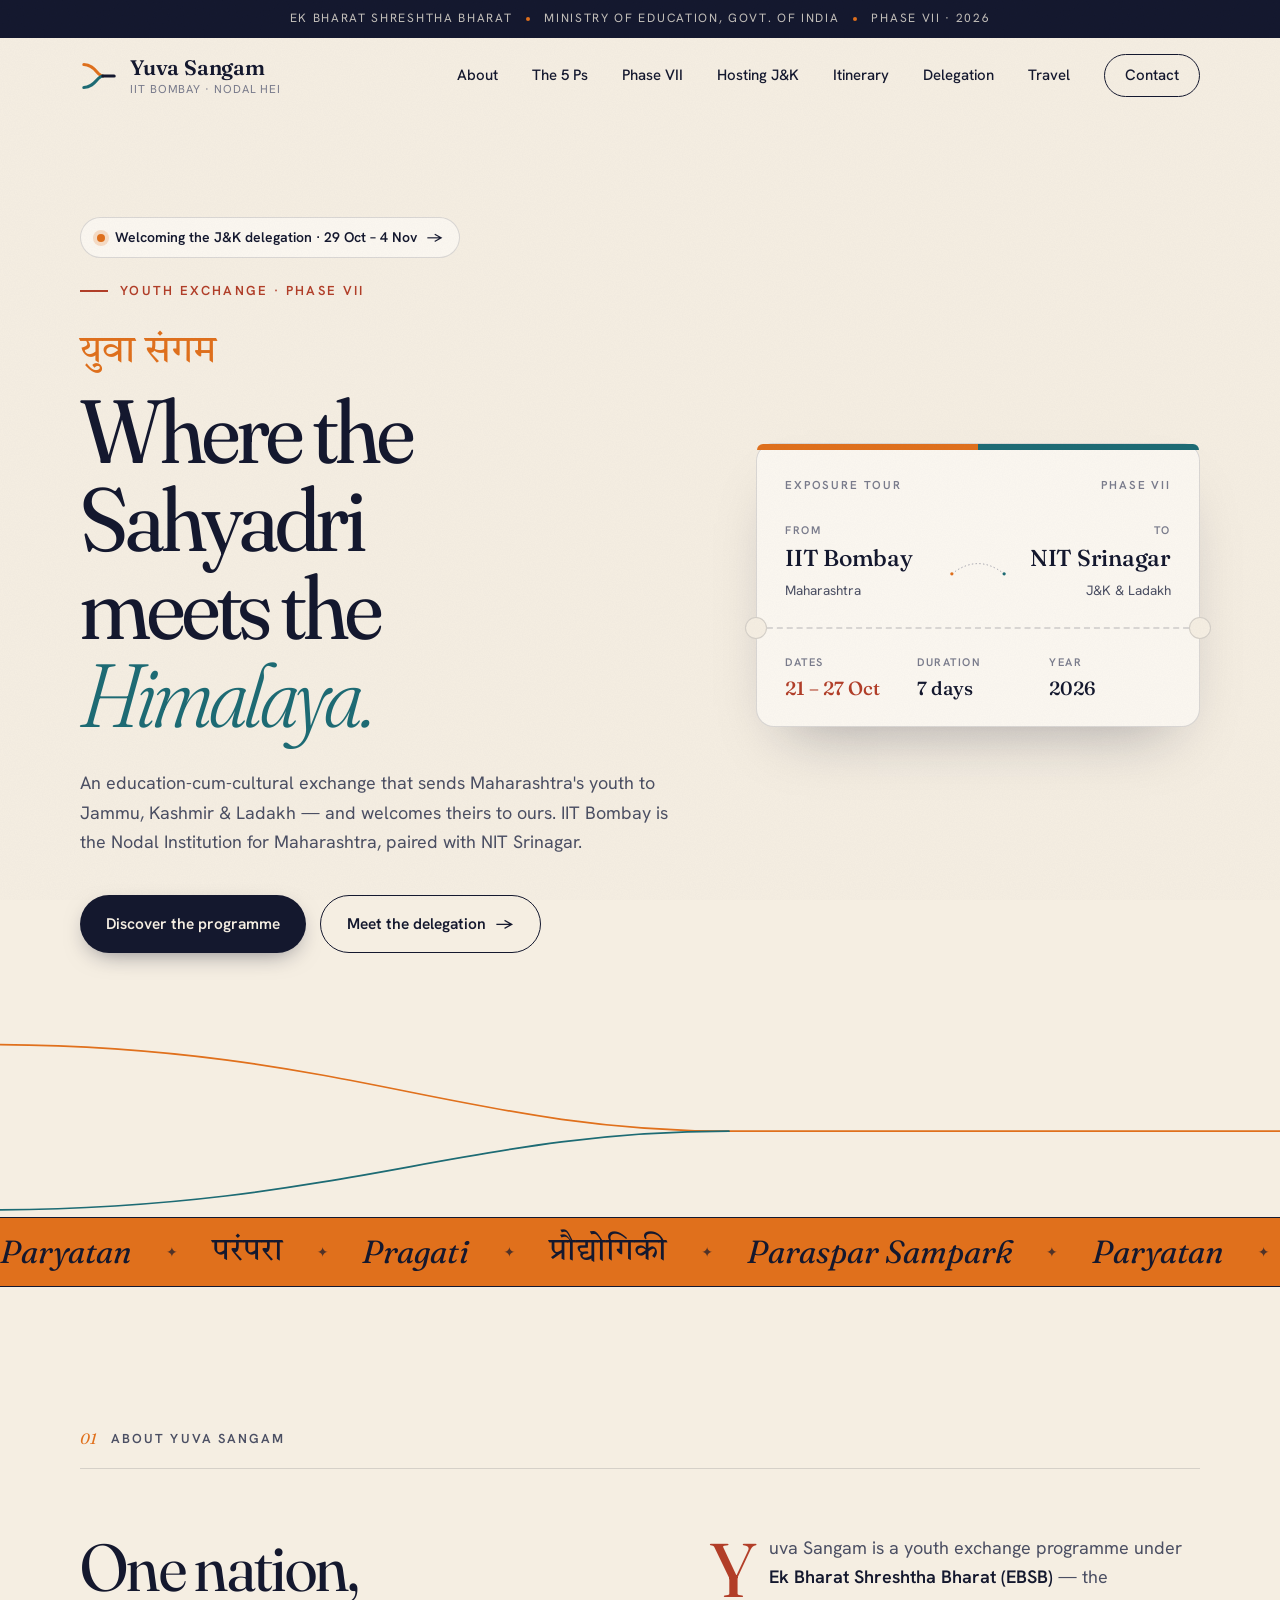
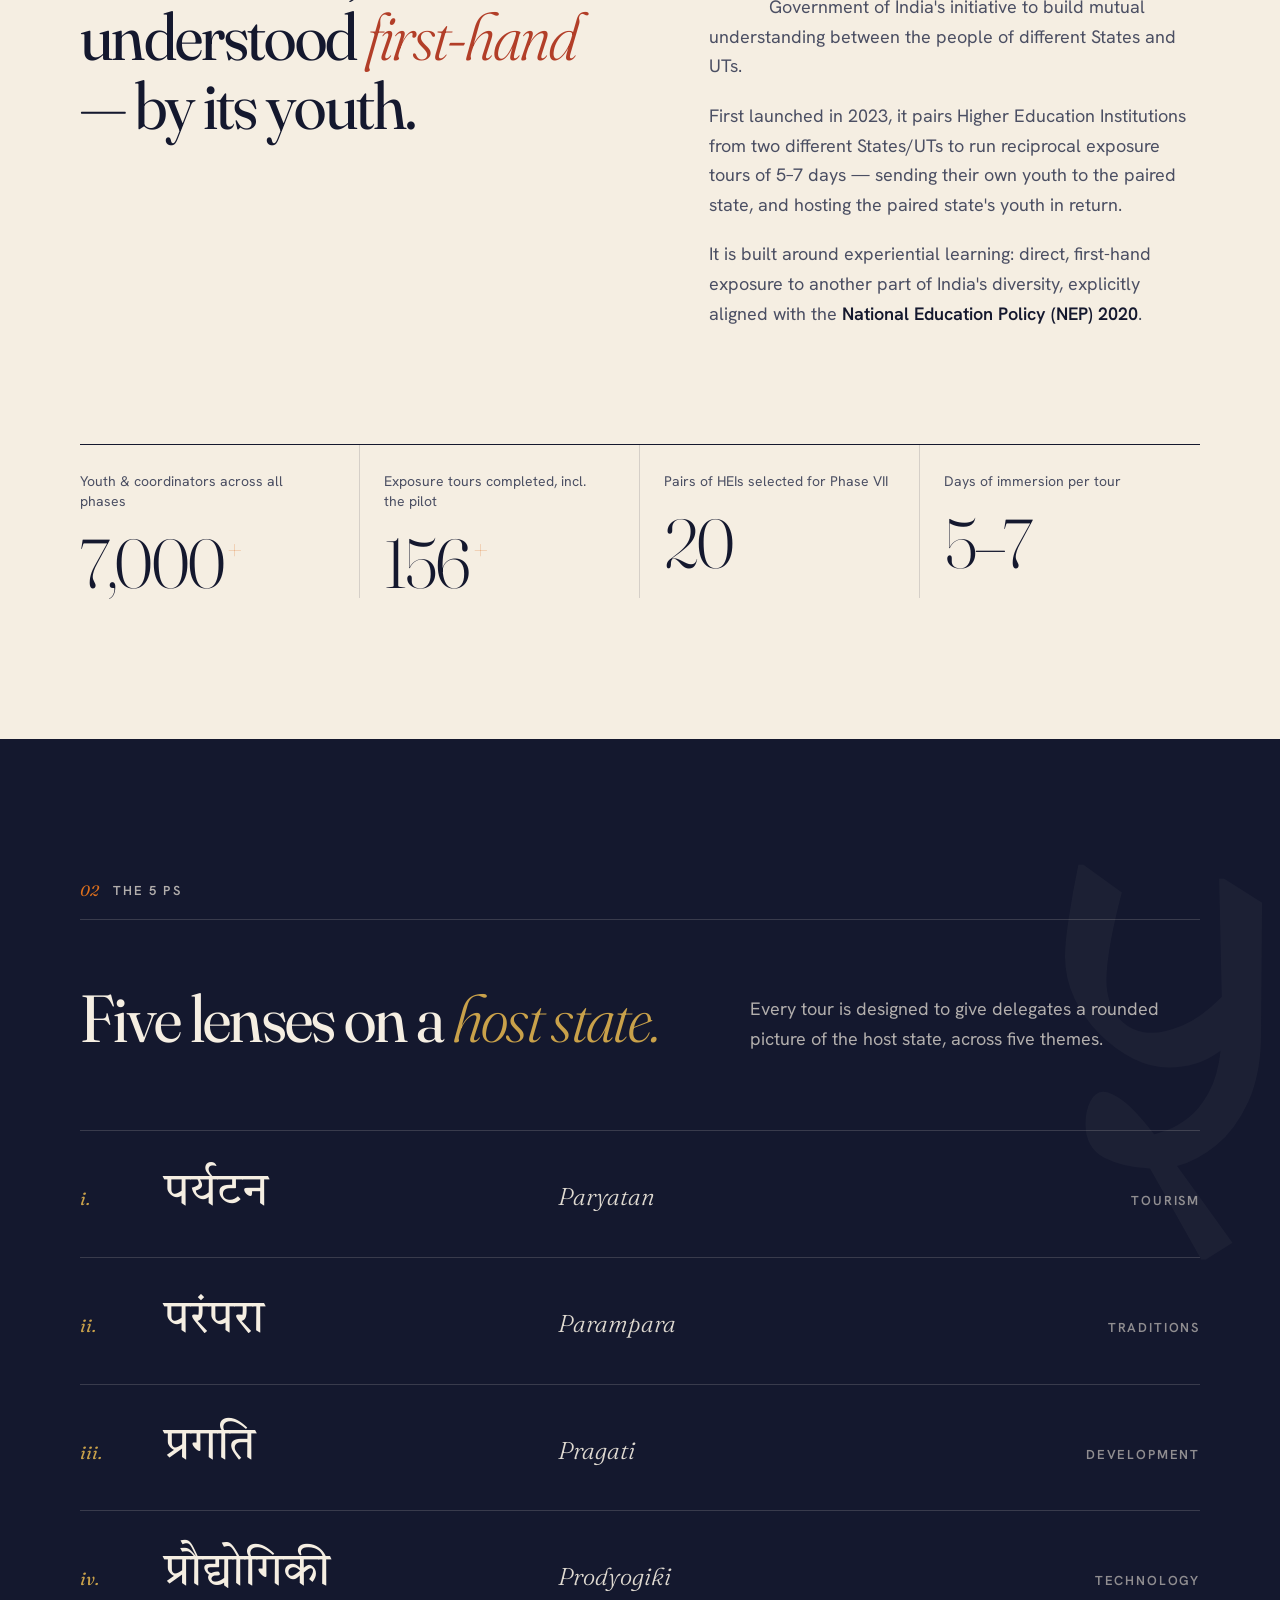
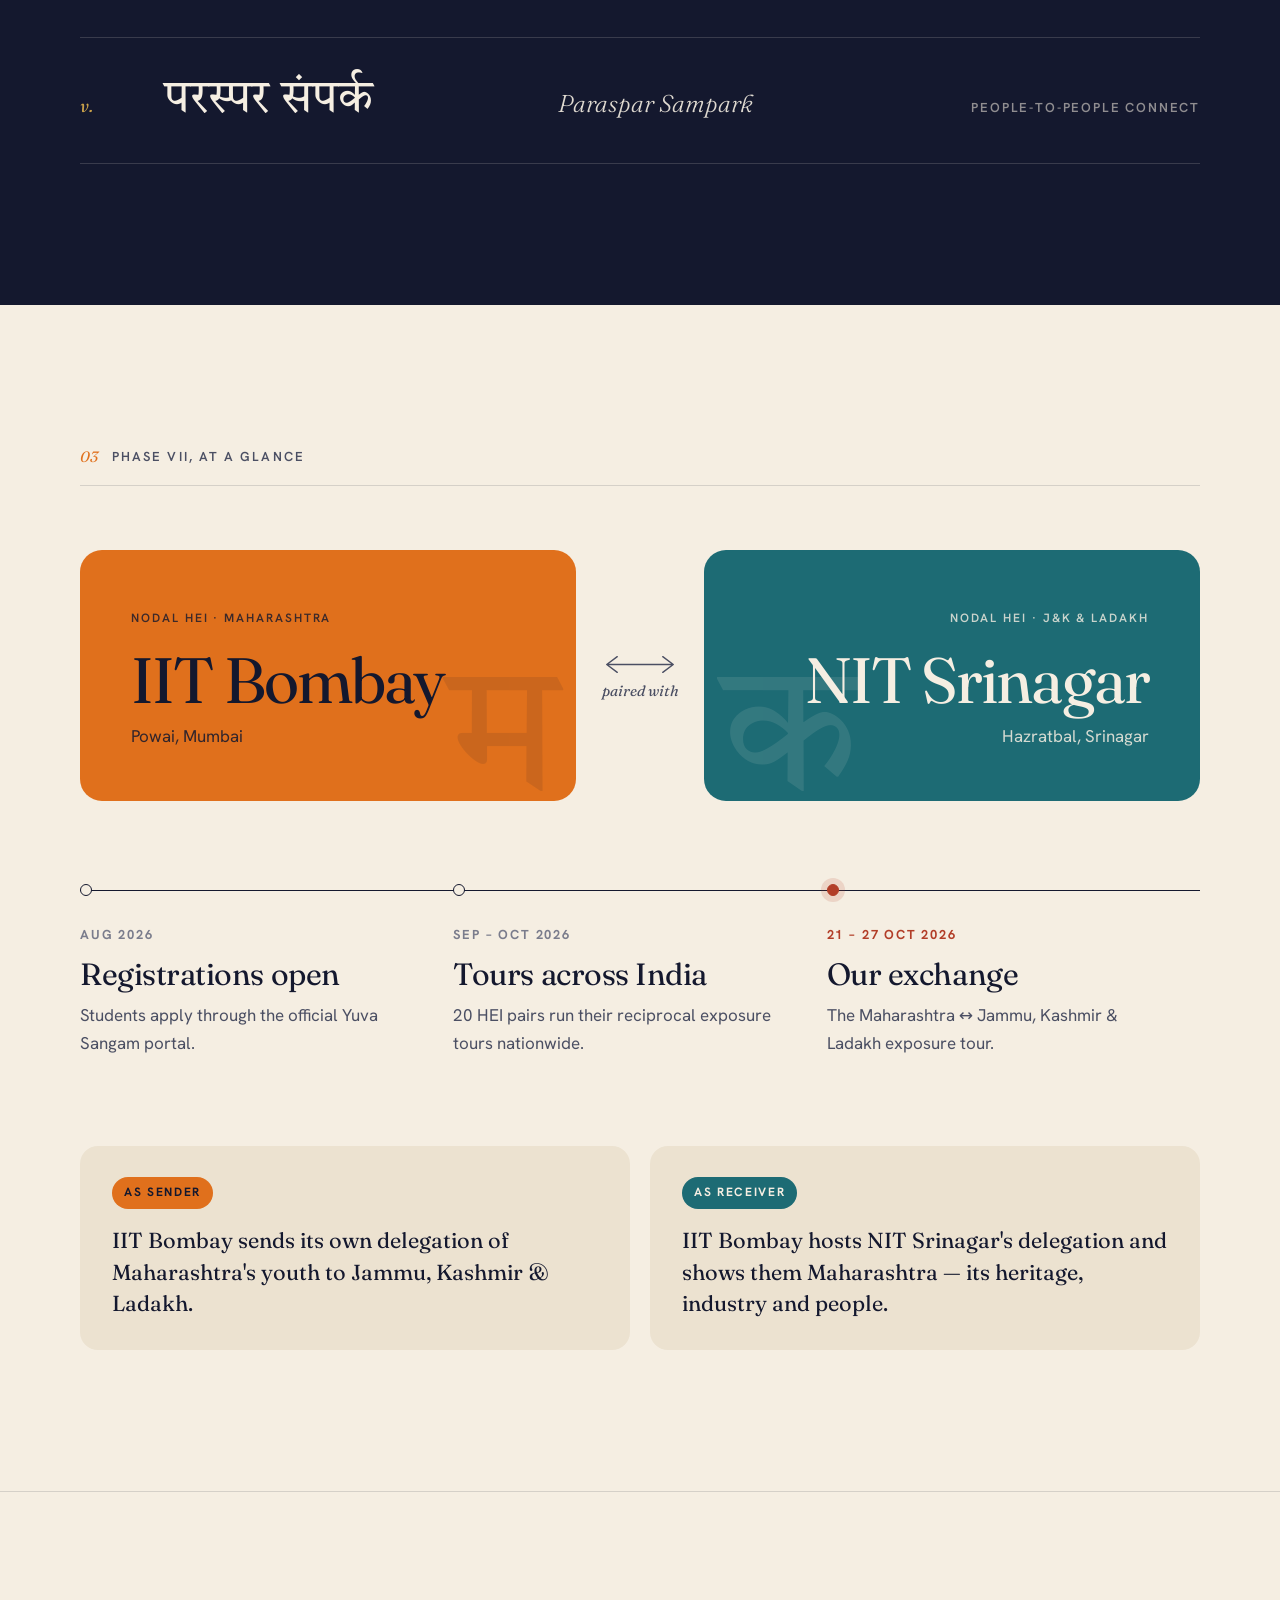
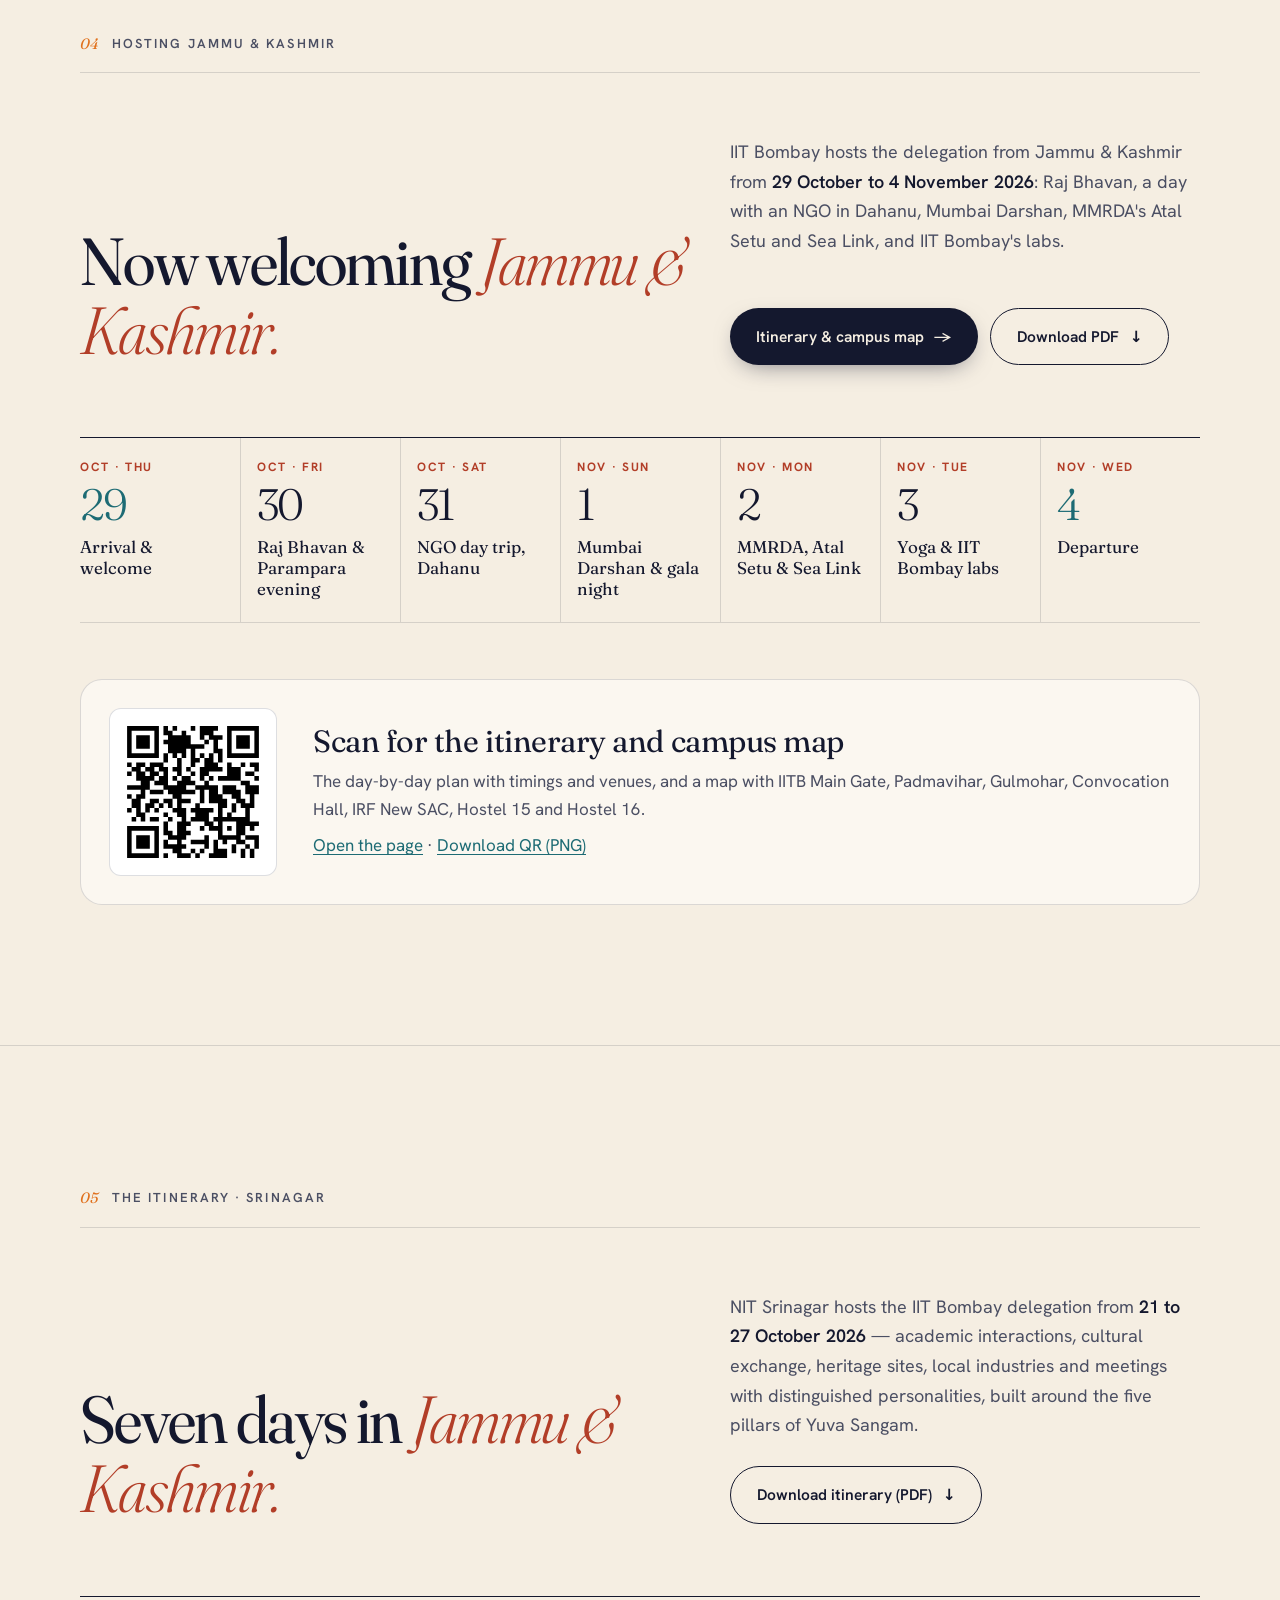
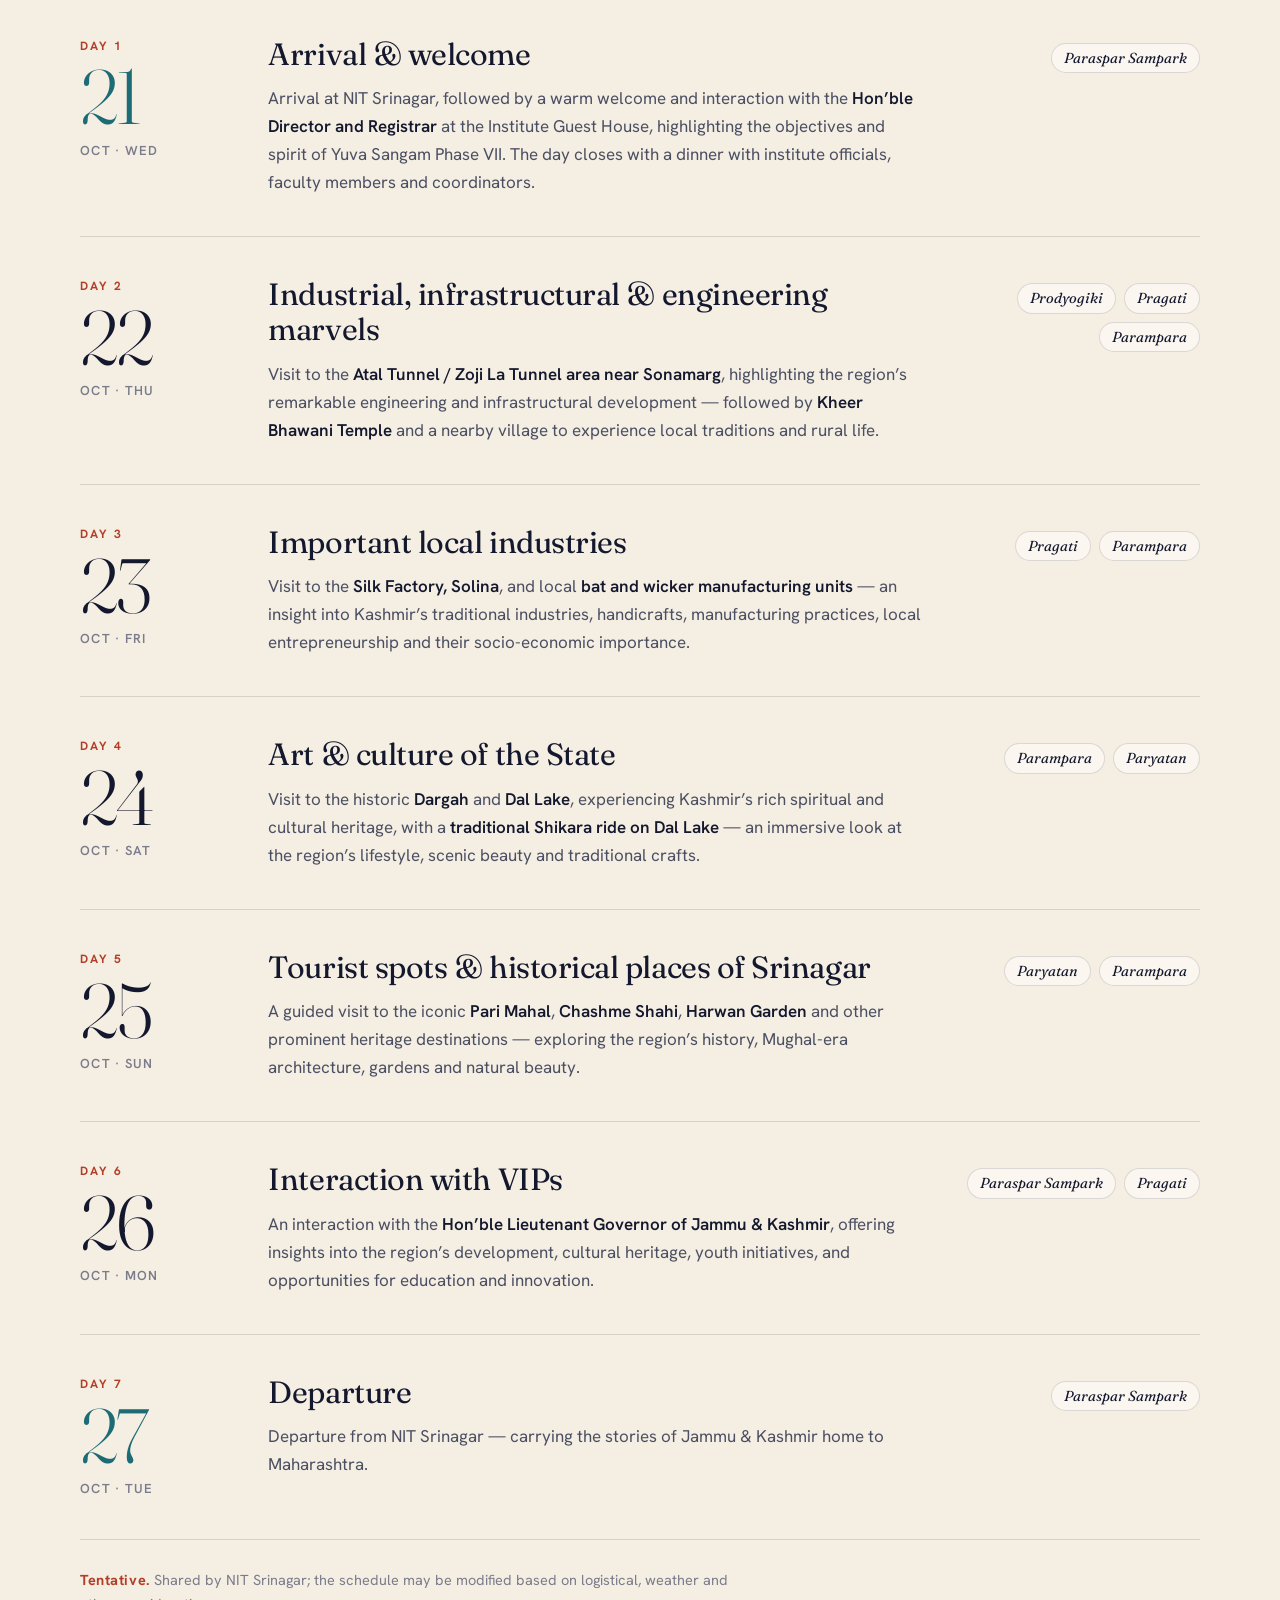
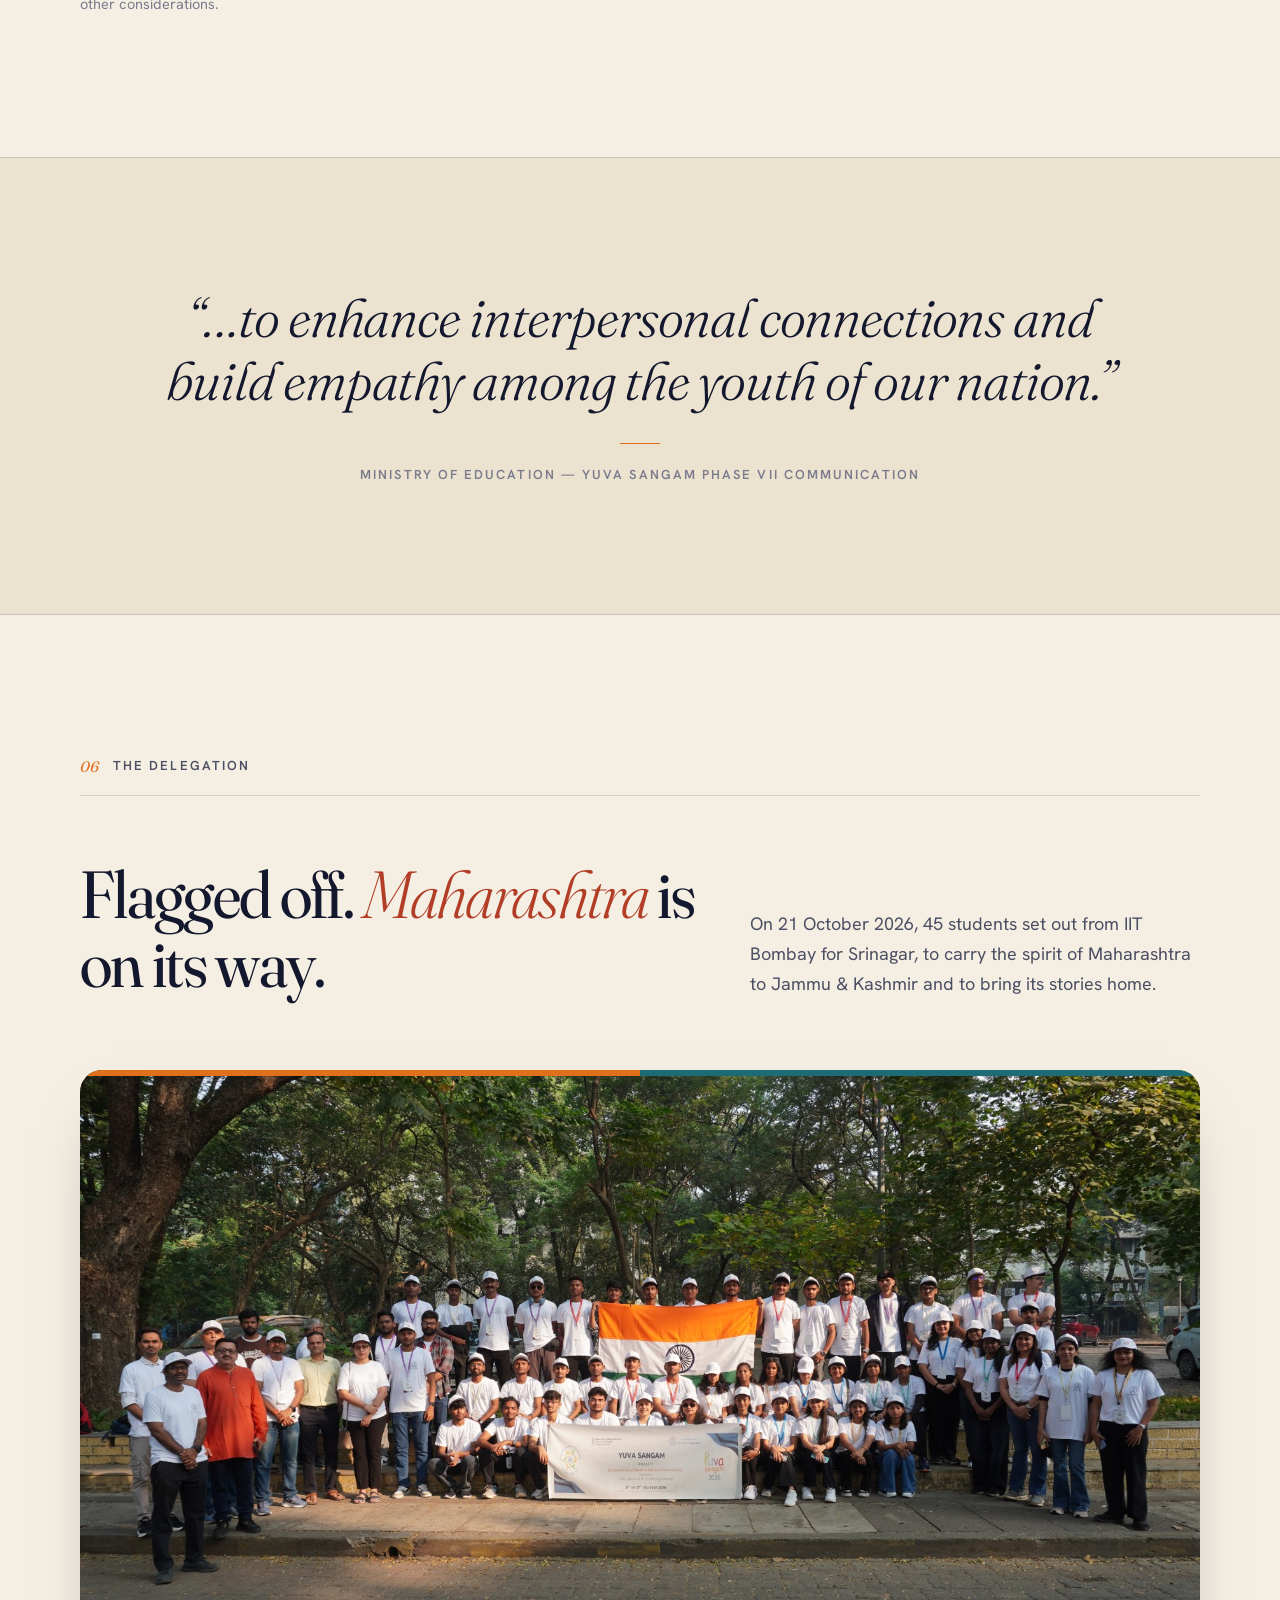
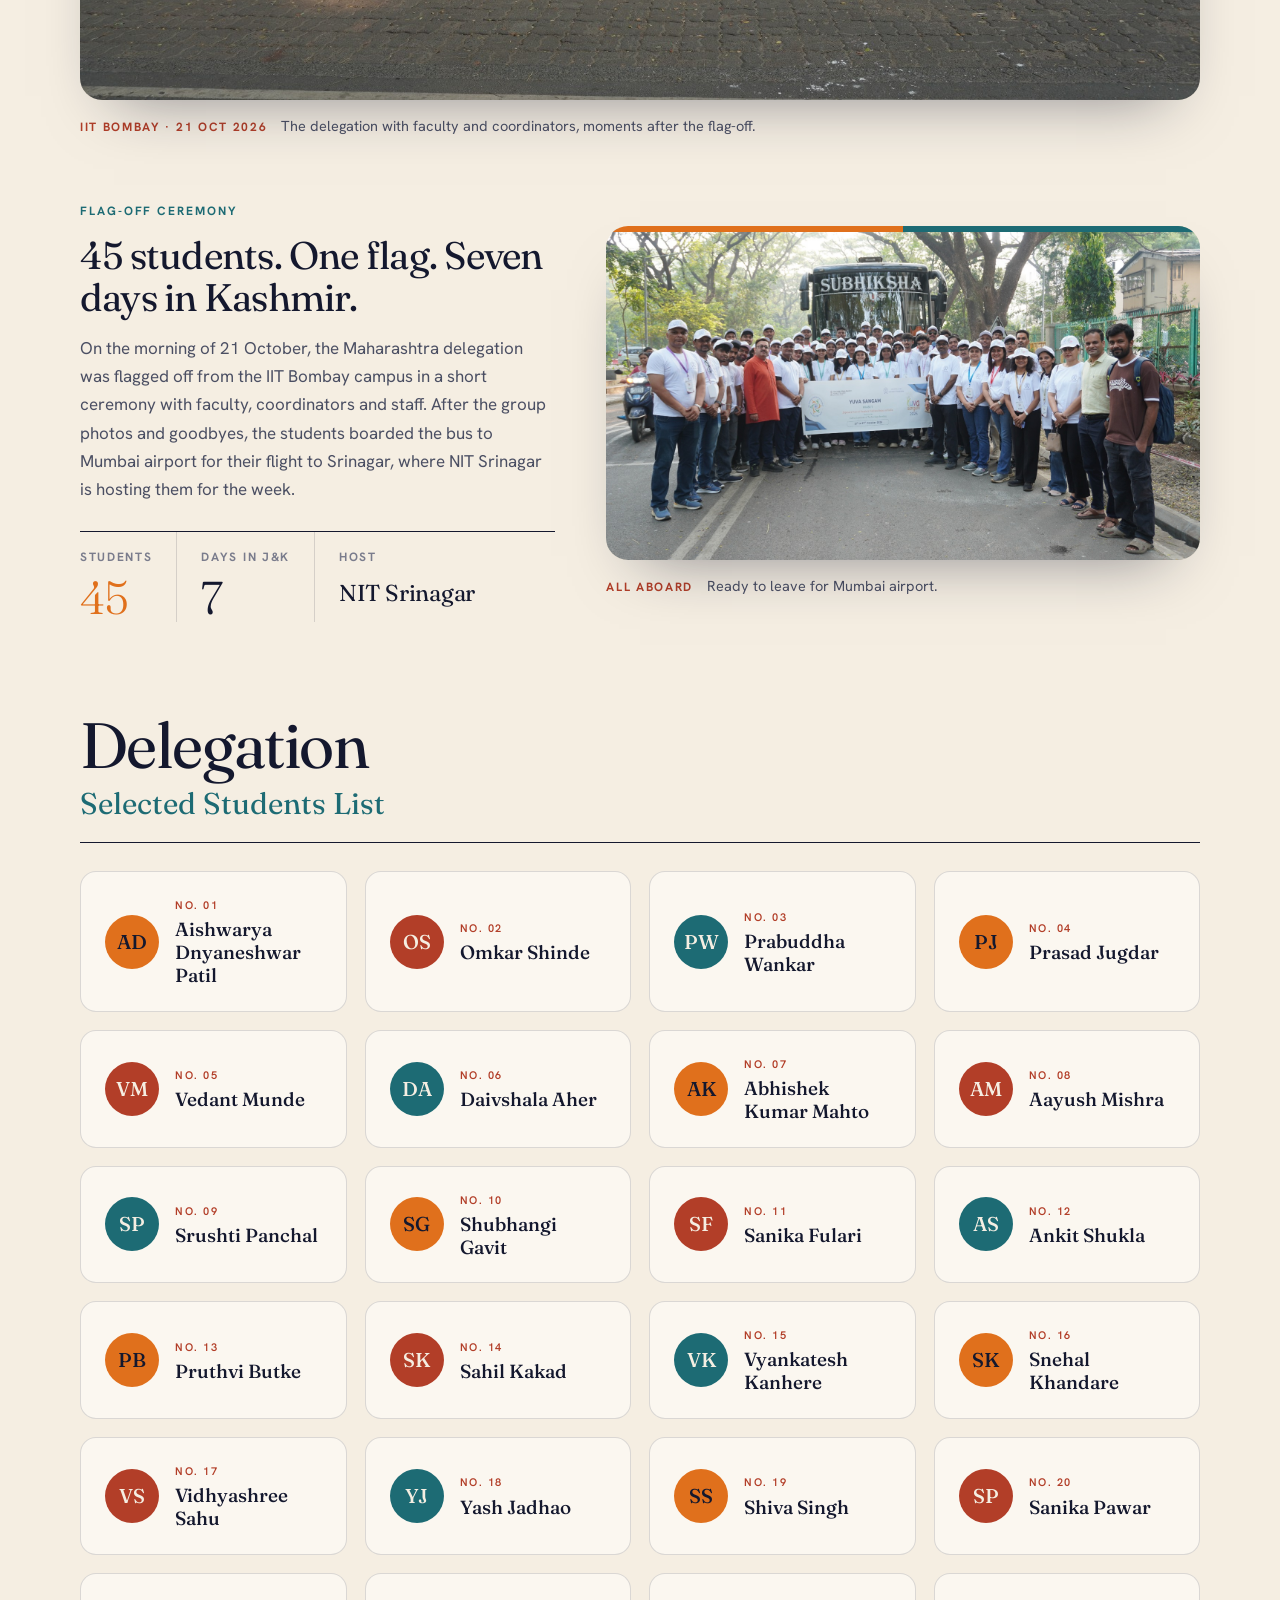
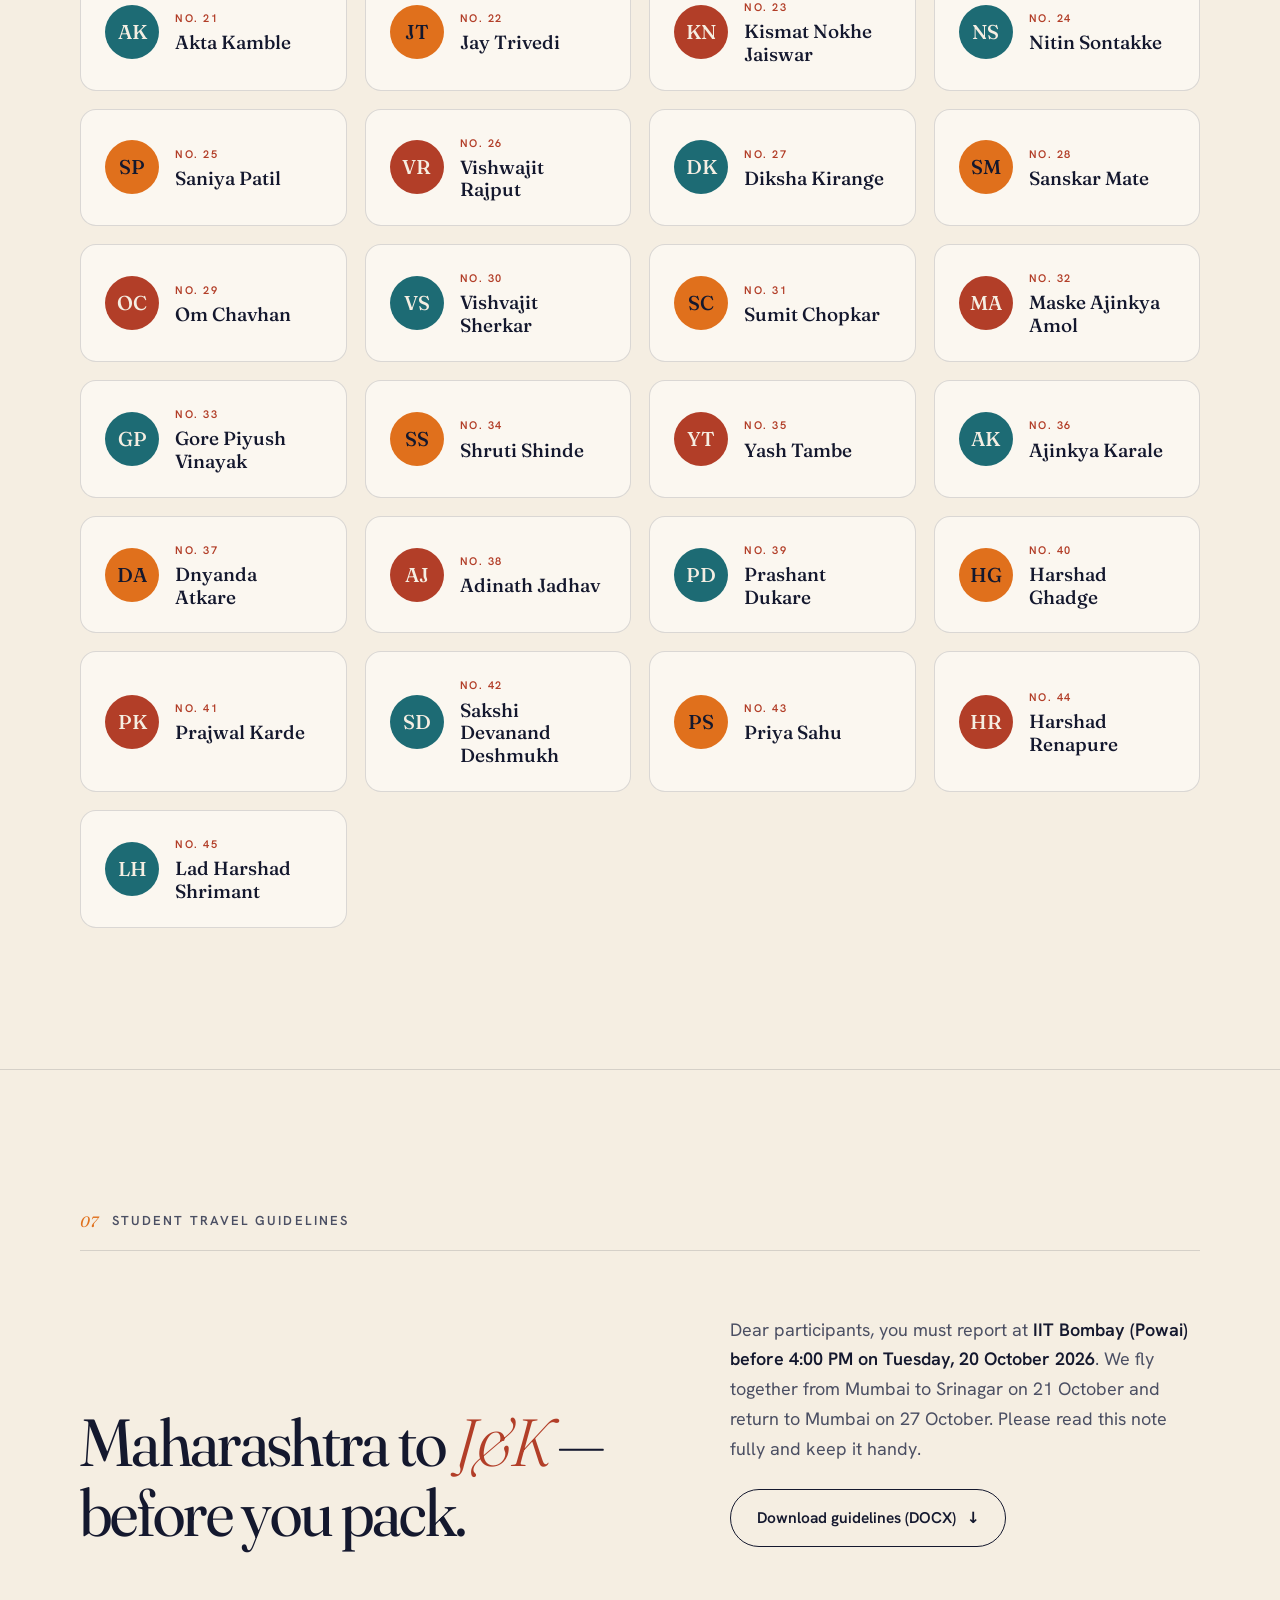
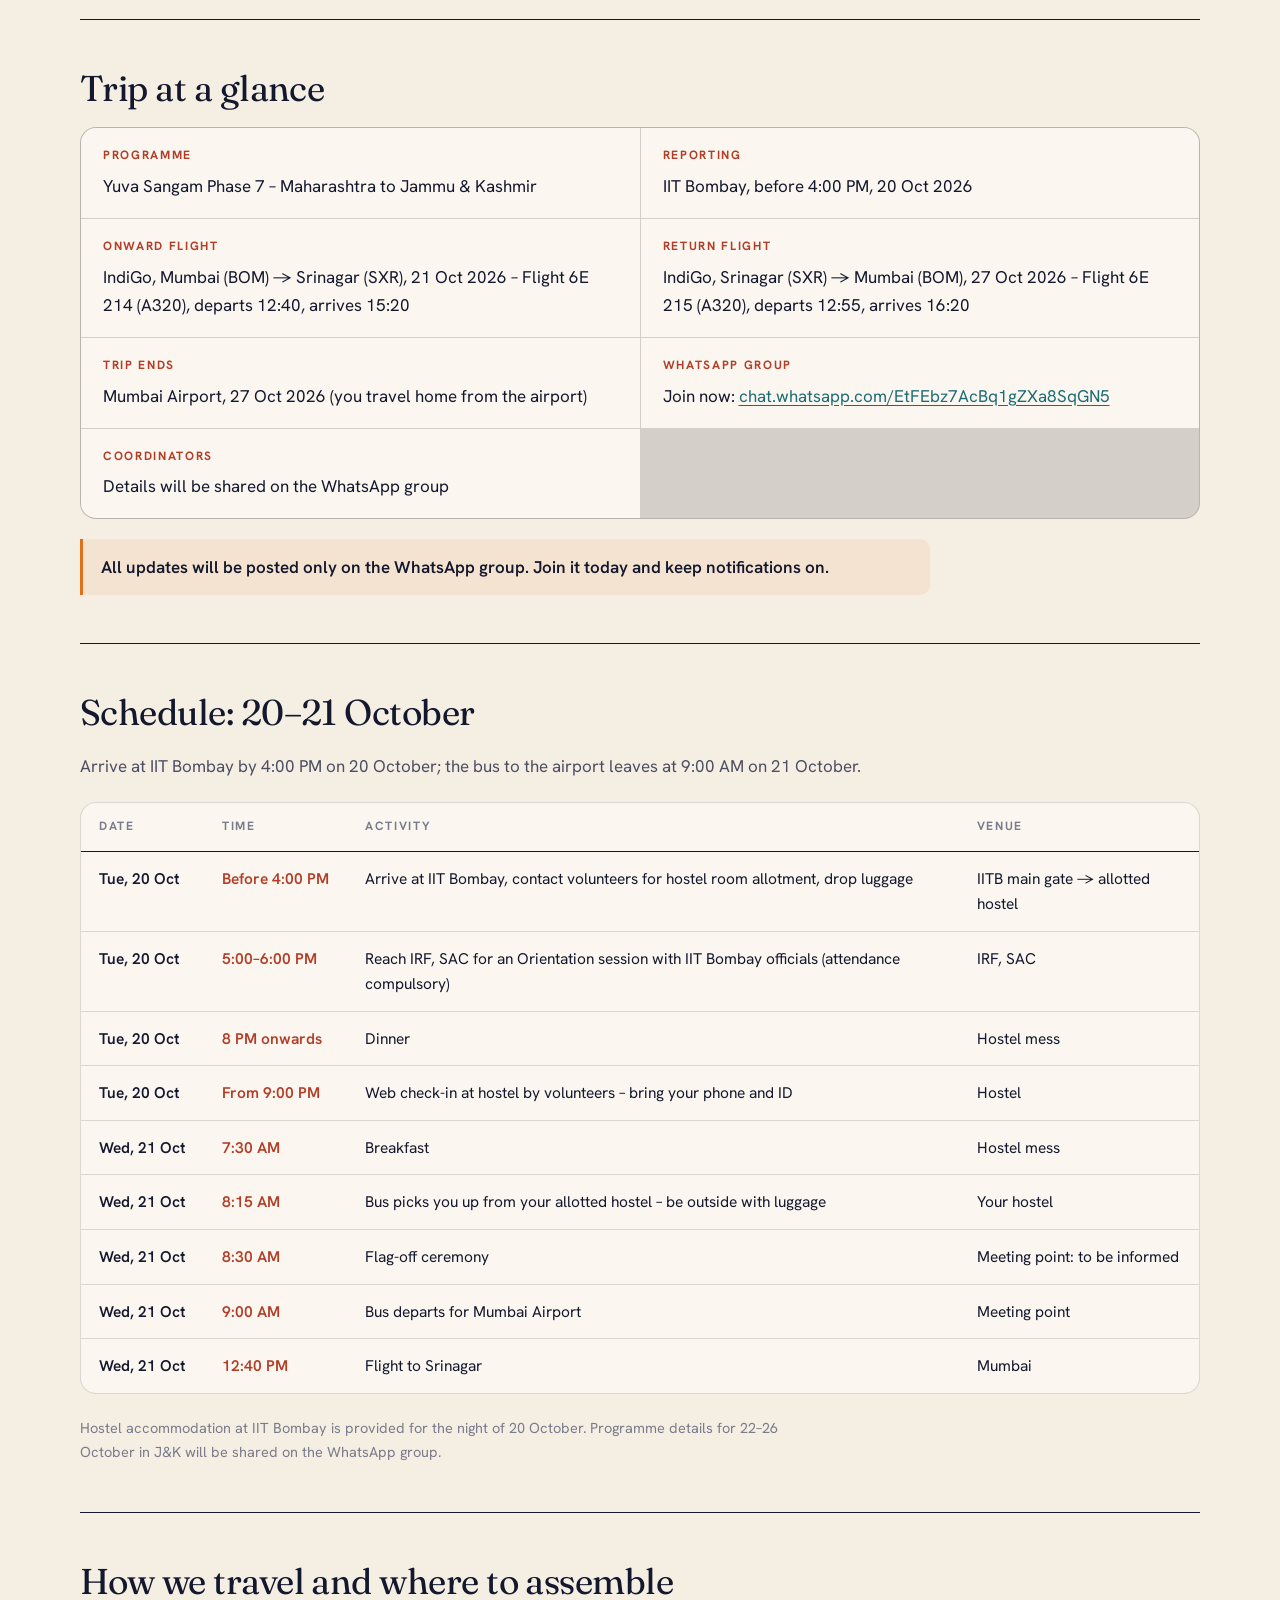
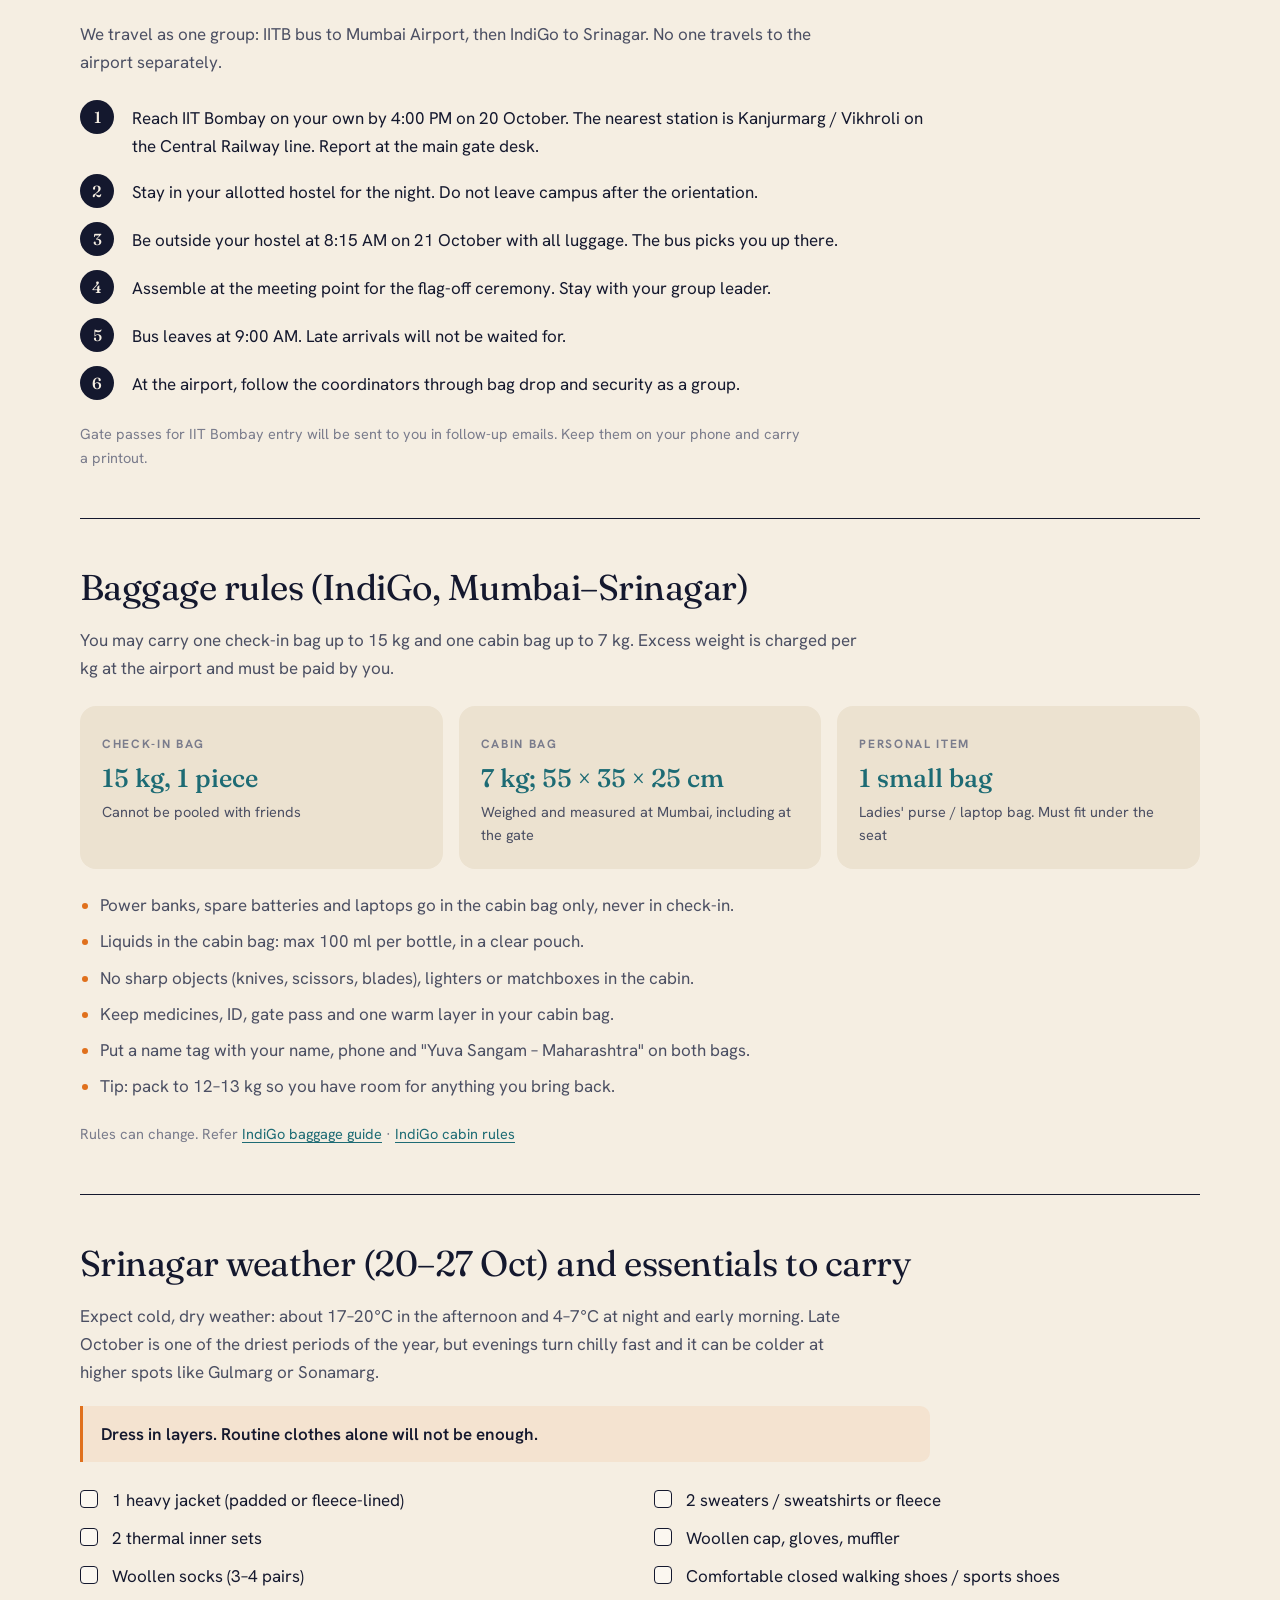
<file: index.html>
<!doctype html>
<html lang="en">
<head>
<meta charset="utf-8">
<meta name="viewport" content="width=device-width, initial-scale=1">
<title>Yuva Sangam · IIT Bombay — Phase VII</title>
<meta name="description" content="Yuva Sangam Phase VII under Ek Bharat Shreshtha Bharat. IIT Bombay (Maharashtra) paired with NIT Srinagar (Jammu, Kashmir & Ladakh).">
<meta name="theme-color" content="#14182E">
<link rel="preconnect" href="https://fonts.googleapis.com">
<link rel="preconnect" href="https://fonts.gstatic.com" crossorigin>
<link href="https://fonts.googleapis.com/css2?family=Fraunces:ital,opsz,wght@0,9..144,300..800;1,9..144,300..600&family=Hanken+Grotesk:wght@400;500;600;700&family=Tiro+Devanagari+Hindi:ital@0;1&display=swap" rel="stylesheet">
<link rel="stylesheet" href="styles.css">
<script>document.documentElement.classList.add("js")</script>
</head>
<body>

<a class="skip" href="#main">Skip to content</a>

<div class="ribbon">
  <div class="wrap ribbon__inner">
    <span>Ek Bharat Shreshtha Bharat</span>
    <span class="ribbon__dot" aria-hidden="true"></span>
    <span>Ministry of Education, Govt. of India</span>
    <span class="ribbon__dot hide-sm" aria-hidden="true"></span>
    <span class="hide-sm">Phase VII · 2026</span>
  </div>
</div>

<header class="nav" id="top">
  <div class="wrap nav__inner">
    <a href="#top" class="brand" aria-label="Yuva Sangam home">
      <span class="brand__mark" aria-hidden="true">
        <svg viewBox="0 0 40 40" width="38" height="38"><path d="M4 8 C 16 8, 18 20, 24 20" stroke="var(--saffron)" stroke-width="3.2" fill="none" stroke-linecap="round"/><path d="M4 32 C 16 32, 18 20, 24 20" stroke="var(--lake)" stroke-width="3.2" fill="none" stroke-linecap="round"/><path d="M24 20 H 36" stroke="var(--ink)" stroke-width="3.2" stroke-linecap="round"/></svg>
      </span>
      <span class="brand__text">
        <strong>Yuva Sangam</strong>
        <small>IIT Bombay · Nodal HEI</small>
      </span>
    </a>
    <nav class="nav__links" aria-label="Primary">
      <a href="#about">About</a>
      <a href="#five-ps">The 5 Ps</a>
      <a href="#phase">Phase VII</a>
      <a href="#hosting">Hosting J&amp;K</a>
      <a href="#itinerary">Itinerary</a>
      <a href="#delegation">Delegation</a>
      <a href="#travel">Travel</a>
      <a href="#contact" class="nav__cta">Contact</a>
    </nav>
    <button class="nav__toggle" aria-expanded="false" aria-controls="mobile-menu" aria-label="Open menu">
      <span></span><span></span>
    </button>
  </div>
  <div class="mobile-menu" id="mobile-menu" hidden>
    <a href="#about">About</a>
    <a href="#five-ps">The 5 Ps</a>
    <a href="#phase">Phase VII</a>
    <a href="#hosting">Hosting J&amp;K</a>
    <a href="#itinerary">Itinerary</a>
    <a href="#delegation">Delegation</a>
    <a href="#travel">Travel</a>
    <a href="#contact">Contact</a>
  </div>
</header>

<main id="main">

  <!-- HERO -->
  <section class="hero">
    <div class="wrap hero__grid">
      <div class="hero__copy">
        <a href="#hosting" class="news reveal"><i aria-hidden="true"></i> Welcoming the J&amp;K delegation · 29 Oct – 4 Nov <span aria-hidden="true">→</span></a>
        <p class="eyebrow reveal">Youth exchange · Phase VII</p>
        <h1 class="hero__title reveal">
          <span class="hero__deva" lang="hi">युवा संगम</span>
          Where the Sahyadri<br> meets the <em>Himalaya.</em>
        </h1>
        <p class="hero__lede reveal">
          An education-cum-cultural exchange that sends Maharashtra's youth to Jammu, Kashmir &amp; Ladakh — and welcomes theirs to ours. IIT Bombay is the Nodal Institution for Maharashtra, paired with NIT Srinagar.
        </p>
        <div class="hero__actions reveal">
          <a href="#itinerary" class="btn btn--solid">Discover the programme</a>
          <a href="#delegation" class="btn btn--line">Meet the delegation <span aria-hidden="true">→</span></a>
        </div>
      </div>

      <aside class="ticket reveal" aria-label="Exchange details">
        <div class="ticket__head">
          <span>Exposure Tour</span>
          <span>Phase VII</span>
        </div>
        <div class="ticket__route">
          <div>
            <small>From</small>
            <strong>IIT Bombay</strong>
            <span>Maharashtra</span>
          </div>
          <svg class="ticket__arc" viewBox="0 0 120 40" aria-hidden="true"><path d="M4 34 Q 60 -10 116 34" fill="none" stroke="currentColor" stroke-width="1.4" stroke-dasharray="3 5"/><circle cx="4" cy="34" r="3.5" fill="var(--saffron)"/><circle cx="116" cy="34" r="3.5" fill="var(--lake)"/></svg>
          <div class="ta-right">
            <small>To</small>
            <strong>NIT Srinagar</strong>
            <span>J&amp;K &amp; Ladakh</span>
          </div>
        </div>
        <div class="ticket__perf" aria-hidden="true"></div>
        <div class="ticket__meta">
          <div><small>Dates</small><strong>21 – 27 Oct</strong></div>
          <div><small>Duration</small><strong>7 days</strong></div>
          <div><small>Year</small><strong>2026</strong></div>
        </div>
      </aside>
    </div>

    <svg class="confluence" viewBox="0 0 1440 260" preserveAspectRatio="none" aria-hidden="true">
      <path class="river river--a" d="M-20 40 C 380 40, 520 150, 820 150 S 1240 150, 1460 150"/>
      <path class="river river--b" d="M-20 250 C 380 250, 520 150, 820 150"/>
    </svg>
  </section>

  <!-- MARQUEE -->
  <div class="marquee" aria-hidden="true">
    <div class="marquee__track">
      <span>Paryatan</span><i>✦</i><span lang="hi">परंपरा</span><i>✦</i><span>Pragati</span><i>✦</i><span lang="hi">प्रौद्योगिकी</span><i>✦</i><span>Paraspar Sampark</span><i>✦</i>
      <span>Paryatan</span><i>✦</i><span lang="hi">परंपरा</span><i>✦</i><span>Pragati</span><i>✦</i><span lang="hi">प्रौद्योगिकी</span><i>✦</i><span>Paraspar Sampark</span><i>✦</i>
    </div>
  </div>

  <!-- ABOUT -->
  <section class="section about" id="about">
    <div class="wrap">
      <div class="section__label"><span>01</span> About Yuva Sangam</div>
      <div class="about__grid">
        <h2 class="display reveal">One nation, understood <em>first-hand</em> — by its youth.</h2>
        <div class="about__body reveal">
          <p class="dropcap">Yuva Sangam is a youth exchange programme under <strong>Ek Bharat Shreshtha Bharat (EBSB)</strong> — the Government of India's initiative to build mutual understanding between the people of different States and UTs.</p>
          <p>First launched in 2023, it pairs Higher Education Institutions from two different States/UTs to run reciprocal exposure tours of 5–7 days — sending their own youth to the paired state, and hosting the paired state's youth in return.</p>
          <p>It is built around experiential learning: direct, first-hand exposure to another part of India's diversity, explicitly aligned with the <strong>National Education Policy (NEP) 2020</strong>.</p>
        </div>
      </div>

      <dl class="stats">
        <div class="stat reveal">
          <dt>Youth &amp; coordinators across all phases</dt>
          <dd><span class="count" data-to="7000">7,000</span><span class="plus">+</span></dd>
        </div>
        <div class="stat reveal">
          <dt>Exposure tours completed, incl. the pilot</dt>
          <dd><span class="count" data-to="156">156</span><span class="plus">+</span></dd>
        </div>
        <div class="stat reveal">
          <dt>Pairs of HEIs selected for Phase VII</dt>
          <dd><span class="count" data-to="20">20</span></dd>
        </div>
        <div class="stat reveal">
          <dt>Days of immersion per tour</dt>
          <dd>5–7</dd>
        </div>
      </dl>
    </div>
  </section>

  <!-- FIVE PS -->
  <section class="section fiveps" id="five-ps">
    <div class="wrap">
      <div class="section__label section__label--light"><span>02</span> The 5 Ps</div>
      <div class="fiveps__intro">
        <h2 class="display display--light reveal">Five lenses on a <em>host state.</em></h2>
        <p class="reveal">Every tour is designed to give delegates a rounded picture of the host state, across five themes.</p>
      </div>

      <ol class="plist">
        <li class="reveal">
          <span class="plist__n">i.</span>
          <span class="plist__deva" lang="hi">पर्यटन</span>
          <span class="plist__name">Paryatan</span>
          <span class="plist__en">Tourism</span>
        </li>
        <li class="reveal">
          <span class="plist__n">ii.</span>
          <span class="plist__deva" lang="hi">परंपरा</span>
          <span class="plist__name">Parampara</span>
          <span class="plist__en">Traditions</span>
        </li>
        <li class="reveal">
          <span class="plist__n">iii.</span>
          <span class="plist__deva" lang="hi">प्रगति</span>
          <span class="plist__name">Pragati</span>
          <span class="plist__en">Development</span>
        </li>
        <li class="reveal">
          <span class="plist__n">iv.</span>
          <span class="plist__deva" lang="hi">प्रौद्योगिकी</span>
          <span class="plist__name">Prodyogiki</span>
          <span class="plist__en">Technology</span>
        </li>
        <li class="reveal">
          <span class="plist__n">v.</span>
          <span class="plist__deva" lang="hi">परस्पर संपर्क</span>
          <span class="plist__name">Paraspar Sampark</span>
          <span class="plist__en">People-to-people connect</span>
        </li>
      </ol>
    </div>
  </section>

  <!-- PHASE VII -->
  <section class="section phase" id="phase">
    <div class="wrap">
      <div class="section__label"><span>03</span> Phase VII, at a glance</div>

      <div class="pair reveal">
        <article class="pair__card pair__card--mh">
          <small>Nodal HEI · Maharashtra</small>
          <h3>IIT Bombay</h3>
          <p>Powai, Mumbai</p>
        </article>
        <div class="pair__link" aria-hidden="true">
          <svg viewBox="0 0 80 24"><path d="M2 12 H78 M66 3 L78 12 L66 21 M14 3 L2 12 L14 21" fill="none" stroke="currentColor" stroke-width="1.6" stroke-linecap="round" stroke-linejoin="round"/></svg>
          <span>paired with</span>
        </div>
        <article class="pair__card pair__card--jk">
          <small>Nodal HEI · J&amp;K &amp; Ladakh</small>
          <h3>NIT Srinagar</h3>
          <p>Hazratbal, Srinagar</p>
        </article>
      </div>

      <div class="timeline">
        <div class="tl reveal">
          <span class="tl__when">Aug 2026</span>
          <h4>Registrations open</h4>
          <p>Students apply through the official Yuva Sangam portal.</p>
        </div>
        <div class="tl reveal">
          <span class="tl__when">Sep – Oct 2026</span>
          <h4>Tours across India</h4>
          <p>20 HEI pairs run their reciprocal exposure tours nationwide.</p>
        </div>
        <div class="tl tl--hl reveal">
          <span class="tl__when">21 – 27 Oct 2026</span>
          <h4>Our exchange</h4>
          <p>The Maharashtra ↔ Jammu, Kashmir &amp; Ladakh exposure tour.</p>
        </div>
      </div>

      <div class="roles">
        <div class="role reveal">
          <span class="role__tag">As Sender</span>
          <p>IIT Bombay sends its own delegation of Maharashtra's youth to Jammu, Kashmir &amp; Ladakh.</p>
        </div>
        <div class="role reveal">
          <span class="role__tag role__tag--lake">As Receiver</span>
          <p>IIT Bombay hosts NIT Srinagar's delegation and shows them Maharashtra — its heritage, industry and people.</p>
        </div>
      </div>
    </div>
  </section>

  <!-- HOSTING J&K -->
  <section class="section hosting" id="hosting">
    <div class="wrap">
      <div class="section__label"><span>04</span> Hosting Jammu &amp; Kashmir</div>
      <div class="itinerary__head">
        <h2 class="display reveal">Now welcoming <em>Jammu &amp; Kashmir.</em></h2>
        <div class="itinerary__intro reveal">
          <p>IIT Bombay hosts the delegation from Jammu &amp; Kashmir from <strong>29 October to 4 November 2026</strong>: Raj Bhavan, a day with an NGO in Dahanu, Mumbai Darshan, MMRDA's Atal Setu and Sea Link, and IIT Bombay's labs.</p>
          <div class="hosting__actions">
            <a class="btn btn--solid" href="visit.html">Itinerary &amp; campus map <span aria-hidden="true">→</span></a>
            <a class="btn btn--line" href="assets/yuva-sangam-vii-itinerary-iit-bombay.pdf" download>Download PDF <span aria-hidden="true">↓</span></a>
          </div>
        </div>
      </div>

      <ol class="week reveal" aria-label="The week at a glance">
        <li><small>Oct · Thu</small><strong>29</strong><span>Arrival &amp; welcome</span></li>
        <li><small>Oct · Fri</small><strong>30</strong><span>Raj Bhavan &amp; Parampara evening</span></li>
        <li><small>Oct · Sat</small><strong>31</strong><span>NGO day trip, Dahanu</span></li>
        <li><small>Nov · Sun</small><strong>1</strong><span>Mumbai Darshan &amp; gala night</span></li>
        <li><small>Nov · Mon</small><strong>2</strong><span>MMRDA, Atal Setu &amp; Sea Link</span></li>
        <li><small>Nov · Tue</small><strong>3</strong><span>Yoga &amp; IIT Bombay labs</span></li>
        <li><small>Nov · Wed</small><strong>4</strong><span>Departure</span></li>
      </ol>

      <div class="qrcard reveal">
        <img src="assets/qr-visit.svg" width="168" height="168" alt="QR code that opens the itinerary and campus map page">
        <div>
          <h3>Scan for the itinerary and campus map</h3>
          <p>The day-by-day plan with timings and venues, and a map with IITB Main Gate, Padmavihar, Gulmohar, Convocation Hall, IRF New SAC, Hostel 15 and Hostel 16.</p>
          <p><a href="visit.html">Open the page</a> · <a href="assets/qr-visit.png" download>Download QR (PNG)</a></p>
        </div>
      </div>
    </div>
  </section>

  <!-- ITINERARY -->
  <section class="section itinerary" id="itinerary">
    <div class="wrap">
      <div class="section__label"><span>05</span> The Itinerary · Srinagar</div>
      <div class="itinerary__head">
        <h2 class="display reveal">Seven days in <em>Jammu &amp; Kashmir.</em></h2>
        <div class="itinerary__intro reveal">
          <p>NIT Srinagar hosts the IIT Bombay delegation from <strong>21 to 27 October 2026</strong> — academic interactions, cultural exchange, heritage sites, local industries and meetings with distinguished personalities, built around the five pillars of Yuva Sangam.</p>
          <a class="btn btn--line" href="assets/yuva-sangam-vii-itinerary-nit-srinagar.pdf" download>Download itinerary (PDF) <span aria-hidden="true">↓</span></a>
        </div>
      </div>

      <ol class="days">
        <li class="day reveal">
          <div class="day__date">
            <small>Day 1</small>
            <strong>21</strong>
            <span>Oct · Wed</span>
          </div>
          <div class="day__body">
            <h3>Arrival &amp; welcome</h3>
            <p>Arrival at NIT Srinagar, followed by a warm welcome and interaction with the <strong>Hon’ble Director and Registrar</strong> at the Institute Guest House, highlighting the objectives and spirit of Yuva Sangam Phase VII. The day closes with a dinner with institute officials, faculty members and coordinators.</p>
          </div>
          <ul class="day__tags" aria-label="Themes"><li>Paraspar Sampark</li></ul>
        </li>
        <li class="day reveal">
          <div class="day__date">
            <small>Day 2</small>
            <strong>22</strong>
            <span>Oct · Thu</span>
          </div>
          <div class="day__body">
            <h3>Industrial, infrastructural &amp; engineering marvels</h3>
            <p>Visit to the <strong>Atal Tunnel / Zoji La Tunnel area near Sonamarg</strong>, highlighting the region’s remarkable engineering and infrastructural development — followed by <strong>Kheer Bhawani Temple</strong> and a nearby village to experience local traditions and rural life.</p>
          </div>
          <ul class="day__tags" aria-label="Themes"><li>Prodyogiki</li><li>Pragati</li><li>Parampara</li></ul>
        </li>
        <li class="day reveal">
          <div class="day__date">
            <small>Day 3</small>
            <strong>23</strong>
            <span>Oct · Fri</span>
          </div>
          <div class="day__body">
            <h3>Important local industries</h3>
            <p>Visit to the <strong>Silk Factory, Solina</strong>, and local <strong>bat and wicker manufacturing units</strong> — an insight into Kashmir’s traditional industries, handicrafts, manufacturing practices, local entrepreneurship and their socio-economic importance.</p>
          </div>
          <ul class="day__tags" aria-label="Themes"><li>Pragati</li><li>Parampara</li></ul>
        </li>
        <li class="day reveal">
          <div class="day__date">
            <small>Day 4</small>
            <strong>24</strong>
            <span>Oct · Sat</span>
          </div>
          <div class="day__body">
            <h3>Art &amp; culture of the State</h3>
            <p>Visit to the historic <strong>Dargah</strong> and <strong>Dal Lake</strong>, experiencing Kashmir’s rich spiritual and cultural heritage, with a <strong>traditional Shikara ride on Dal Lake</strong> — an immersive look at the region’s lifestyle, scenic beauty and traditional crafts.</p>
          </div>
          <ul class="day__tags" aria-label="Themes"><li>Parampara</li><li>Paryatan</li></ul>
        </li>
        <li class="day reveal">
          <div class="day__date">
            <small>Day 5</small>
            <strong>25</strong>
            <span>Oct · Sun</span>
          </div>
          <div class="day__body">
            <h3>Tourist spots &amp; historical places of Srinagar</h3>
            <p>A guided visit to the iconic <strong>Pari Mahal</strong>, <strong>Chashme Shahi</strong>, <strong>Harwan Garden</strong> and other prominent heritage destinations — exploring the region’s history, Mughal-era architecture, gardens and natural beauty.</p>
          </div>
          <ul class="day__tags" aria-label="Themes"><li>Paryatan</li><li>Parampara</li></ul>
        </li>
        <li class="day reveal">
          <div class="day__date">
            <small>Day 6</small>
            <strong>26</strong>
            <span>Oct · Mon</span>
          </div>
          <div class="day__body">
            <h3>Interaction with VIPs</h3>
            <p>An interaction with the <strong>Hon’ble Lieutenant Governor of Jammu &amp; Kashmir</strong>, offering insights into the region’s development, cultural heritage, youth initiatives, and opportunities for education and innovation.</p>
          </div>
          <ul class="day__tags" aria-label="Themes"><li>Paraspar Sampark</li><li>Pragati</li></ul>
        </li>
        <li class="day reveal">
          <div class="day__date">
            <small>Day 7</small>
            <strong>27</strong>
            <span>Oct · Tue</span>
          </div>
          <div class="day__body">
            <h3>Departure</h3>
            <p>Departure from NIT Srinagar — carrying the stories of Jammu &amp; Kashmir home to Maharashtra.</p>
          </div>
          <ul class="day__tags" aria-label="Themes"><li>Paraspar Sampark</li></ul>
        </li>
      </ol>

      <p class="itinerary__note reveal"><strong>Tentative.</strong> Shared by NIT Srinagar; the schedule may be modified based on logistical, weather and other considerations.</p>
    </div>
  </section>

  <!-- QUOTE -->
  <section class="quote">
    <div class="wrap">
      <figure class="reveal">
        <blockquote>“…to enhance interpersonal connections and build empathy among the youth of our nation.”</blockquote>
        <figcaption>Ministry of Education — Yuva Sangam Phase VII communication</figcaption>
      </figure>
    </div>
  </section>

  <!-- DELEGATION -->
  <section class="section delegation" id="delegation">
    <div class="wrap">
      <div class="section__label"><span>06</span> The Delegation</div>
      <div class="delegation__head">
        <h2 class="display reveal">Flagged off. <em>Maharashtra</em> is on its way.</h2>
        <p class="reveal">On 21 October 2026, 45 students set out from IIT Bombay for Srinagar, to carry the spirit of Maharashtra to Jammu &amp; Kashmir and to bring its stories home.</p>
      </div>

      <div class="flagoff">
        <figure class="flagoff__main reveal">
          <div class="flagoff__img">
            <img src="assets/flag-off-group.jpg" width="1600" height="900" loading="lazy"
                 alt="The Maharashtra delegation of Yuva Sangam Phase VII in white caps and T-shirts, holding the Indian tricolour and the Yuva Sangam banner, with faculty and coordinators at IIT Bombay.">
          </div>
          <figcaption><span>IIT Bombay · 21 Oct 2026</span> The delegation with faculty and coordinators, moments after the flag-off.</figcaption>
        </figure>

        <div class="flagoff__row">
          <div class="flagoff__note reveal">
            <p class="flagoff__tag">Flag-off ceremony</p>
            <h3>45 students. One flag. Seven days in Kashmir.</h3>
            <p>On the morning of 21 October, the Maharashtra delegation was flagged off from the IIT Bombay campus in a short ceremony with faculty, coordinators and staff. After the group photos and goodbyes, the students boarded the bus to Mumbai airport for their flight to Srinagar, where NIT Srinagar is hosting them for the week.</p>
            <dl class="flagoff__stats">
              <div><dt>Students</dt><dd class="count" data-to="45">45</dd></div>
              <div><dt>Days in J&amp;K</dt><dd>7</dd></div>
              <div><dt>Host</dt><dd>NIT Srinagar</dd></div>
            </dl>
          </div>
          <figure class="flagoff__side reveal">
            <div class="flagoff__img">
              <img src="assets/flag-off-bus.jpg" width="1600" height="900" loading="lazy"
                   alt="Delegates and coordinators in front of the bus at IIT Bombay with the Yuva Sangam Phase 7 banner, before leaving for Mumbai airport.">
            </div>
            <figcaption><span>All aboard</span> Ready to leave for Mumbai airport.</figcaption>
          </figure>
        </div>
      </div>
      <div class="delegates__head reveal">
        <h3 class="delegates__title">Delegation</h3>
        <p class="delegates__sub">Selected Students List</p>
      </div>
      <!-- Add delegates in script.js → DELEGATES array -->
      <div class="delegates" id="delegates"></div>
    </div>
  </section>

  <!-- TRAVEL GUIDELINES -->
  <section class="section travel" id="travel">
    <div class="wrap">
      <div class="section__label"><span>07</span> Student Travel Guidelines</div>
      <div class="travel__head">
        <h2 class="display reveal">Maharashtra to <em>J&amp;K</em> — before you pack.</h2>
        <div class="travel__intro reveal">
          <p>Dear participants, you must report at <strong>IIT Bombay (Powai) before 4:00 PM on Tuesday, 20 October 2026</strong>. We fly together from Mumbai to Srinagar on 21 October and return to Mumbai on 27 October. Please read this note fully and keep it handy.</p>
          <a class="btn btn--line" href="assets/Yuva_Sangam_7_Student_Travel_Guidelines.docx" download>Download guidelines (DOCX) <span aria-hidden="true">↓</span></a>
        </div>
      </div>

      <!-- Trip at a glance -->
      <div class="tg reveal">
        <h3 class="tg__title">Trip at a glance</h3>
        <dl class="glance">
          <div><dt>Programme</dt><dd>Yuva Sangam Phase 7 – Maharashtra to Jammu &amp; Kashmir</dd></div>
          <div><dt>Reporting</dt><dd>IIT Bombay, before 4:00 PM, 20 Oct 2026</dd></div>
          <div><dt>Onward flight</dt><dd>IndiGo, Mumbai (BOM) → Srinagar (SXR), 21 Oct 2026 – Flight 6E 214 (A320), departs 12:40, arrives 15:20</dd></div>
          <div><dt>Return flight</dt><dd>IndiGo, Srinagar (SXR) → Mumbai (BOM), 27 Oct 2026 – Flight 6E 215 (A320), departs 12:55, arrives 16:20</dd></div>
          <div><dt>Trip ends</dt><dd>Mumbai Airport, 27 Oct 2026 (you travel home from the airport)</dd></div>
          <div><dt>WhatsApp group</dt><dd>Join now: <a href="https://chat.whatsapp.com/EtFEbz7AcBq1gZXa8SqGN5" target="_blank" rel="noopener">chat.whatsapp.com/EtFEbz7AcBq1gZXa8SqGN5</a></dd></div>
          <div><dt>Coordinators</dt><dd>Details will be shared on the WhatsApp group</dd></div>
        </dl>
        <p class="tg__alert">All updates will be posted only on the WhatsApp group. Join it today and keep notifications on.</p>
      </div>

      <!-- Schedule -->
      <div class="tg reveal">
        <h3 class="tg__title">Schedule: 20–21 October</h3>
        <p class="tg__lede">Arrive at IIT Bombay by 4:00 PM on 20 October; the bus to the airport leaves at 9:00 AM on 21 October.</p>
        <div class="tg__scroll">
          <table class="tg__table">
            <thead><tr><th>Date</th><th>Time</th><th>Activity</th><th>Venue</th></tr></thead>
            <tbody>
              <tr><td>Tue, 20 Oct</td><td>Before 4:00 PM</td><td>Arrive at IIT Bombay, contact volunteers for hostel room allotment, drop luggage</td><td>IITB main gate → allotted hostel</td></tr>
              <tr><td>Tue, 20 Oct</td><td>5:00–6:00 PM</td><td>Reach IRF, SAC for an Orientation session with IIT Bombay officials (attendance compulsory)</td><td>IRF, SAC</td></tr>
              <tr><td>Tue, 20 Oct</td><td>8 PM onwards</td><td>Dinner</td><td>Hostel mess</td></tr>
              <tr><td>Tue, 20 Oct</td><td>From 9:00 PM</td><td>Web check-in at hostel by volunteers – bring your phone and ID</td><td>Hostel</td></tr>
              <tr><td>Wed, 21 Oct</td><td>7:30 AM</td><td>Breakfast</td><td>Hostel mess</td></tr>
              <tr><td>Wed, 21 Oct</td><td>8:15 AM</td><td>Bus picks you up from your allotted hostel – be outside with luggage</td><td>Your hostel</td></tr>
              <tr><td>Wed, 21 Oct</td><td>8:30 AM</td><td>Flag-off ceremony</td><td>Meeting point: to be informed</td></tr>
              <tr><td>Wed, 21 Oct</td><td>9:00 AM</td><td>Bus departs for Mumbai Airport</td><td>Meeting point</td></tr>
              <tr><td>Wed, 21 Oct</td><td>12:40 PM</td><td>Flight to Srinagar</td><td>Mumbai</td></tr>
            </tbody>
          </table>
        </div>
        <p class="tg__note">Hostel accommodation at IIT Bombay is provided for the night of 20 October. Programme details for 22–26 October in J&amp;K will be shared on the WhatsApp group.</p>
      </div>

      <!-- How we travel -->
      <div class="tg reveal">
        <h3 class="tg__title">How we travel and where to assemble</h3>
        <p class="tg__lede">We travel as one group: IITB bus to Mumbai Airport, then IndiGo to Srinagar. No one travels to the airport separately.</p>
        <ol class="tg__steps">
          <li>Reach IIT Bombay on your own by 4:00 PM on 20 October. The nearest station is Kanjurmarg / Vikhroli on the Central Railway line. Report at the main gate desk.</li>
          <li>Stay in your allotted hostel for the night. Do not leave campus after the orientation.</li>
          <li>Be outside your hostel at 8:15 AM on 21 October with all luggage. The bus picks you up there.</li>
          <li>Assemble at the meeting point for the flag-off ceremony. Stay with your group leader.</li>
          <li>Bus leaves at 9:00 AM. Late arrivals will not be waited for.</li>
          <li>At the airport, follow the coordinators through bag drop and security as a group.</li>
        </ol>
        <p class="tg__note">Gate passes for IIT Bombay entry will be sent to you in follow-up emails. Keep them on your phone and carry a printout.</p>
      </div>

      <!-- Baggage -->
      <div class="tg reveal">
        <h3 class="tg__title">Baggage rules (IndiGo, Mumbai–Srinagar)</h3>
        <p class="tg__lede">You may carry one check-in bag up to 15 kg and one cabin bag up to 7 kg. Excess weight is charged per kg at the airport and must be paid by you.</p>
        <div class="bags">
          <div class="bag"><small>Check-in bag</small><strong>15 kg, 1 piece</strong><p>Cannot be pooled with friends</p></div>
          <div class="bag"><small>Cabin bag</small><strong>7 kg; 55 × 35 × 25 cm</strong><p>Weighed and measured at Mumbai, including at the gate</p></div>
          <div class="bag"><small>Personal item</small><strong>1 small bag</strong><p>Ladies' purse / laptop bag. Must fit under the seat</p></div>
        </div>
        <ul class="tg__list">
          <li>Power banks, spare batteries and laptops go in the cabin bag only, never in check-in.</li>
          <li>Liquids in the cabin bag: max 100 ml per bottle, in a clear pouch.</li>
          <li>No sharp objects (knives, scissors, blades), lighters or matchboxes in the cabin.</li>
          <li>Keep medicines, ID, gate pass and one warm layer in your cabin bag.</li>
          <li>Put a name tag with your name, phone and "Yuva Sangam – Maharashtra" on both bags.</li>
          <li>Tip: pack to 12–13 kg so you have room for anything you bring back.</li>
        </ul>
        <p class="tg__note">Rules can change. Refer <a href="https://mokobara.com/blogs/news/indigo-domestic-baggage-allowance-rules" target="_blank" rel="noopener">IndiGo baggage guide</a> · <a href="https://wntrtravel.com/blogs/gate-check/indigo-cabin-baggage-rules-2026-size-weight-allowed-items" target="_blank" rel="noopener">IndiGo cabin rules</a></p>
      </div>

      <!-- Weather -->
      <div class="tg reveal">
        <h3 class="tg__title">Srinagar weather (20–27 Oct) and essentials to carry</h3>
        <p class="tg__lede">Expect cold, dry weather: about 17–20°C in the afternoon and 4–7°C at night and early morning. Late October is one of the driest periods of the year, but evenings turn chilly fast and it can be colder at higher spots like Gulmarg or Sonamarg.</p>
        <p class="tg__alert">Dress in layers. Routine clothes alone will not be enough.</p>
        <ul class="checklist">
          <li>1 heavy jacket (padded or fleece-lined)</li>
          <li>2 sweaters / sweatshirts or fleece</li>
          <li>2 thermal inner sets</li>
          <li>Woollen cap, gloves, muffler</li>
          <li>Woollen socks (3–4 pairs)</li>
          <li>Comfortable closed walking shoes / sports shoes</li>
          <li>Full-length clothing for 7 days; one set of formal or traditional wear for cultural events</li>
          <li>Moisturiser, lip balm, sunscreen (dry air, strong sun)</li>
          <li>Personal medicines for the full 7 days (any regular medicines, with prescription), plus basic medicines for cold, fever, headache, acidity and travel sickness</li>
          <li>Water bottle, small torch, umbrella or light raincoat</li>
          <li>Phone charger and power bank (cabin bag)</li>
          <li>Small backpack for day trips</li>
        </ul>
      </div>

      <!-- Documents -->
      <div class="tg reveal">
        <h3 class="tg__title">Documents, phones and valuables</h3>
        <p class="tg__alert">Carry an original photo ID and photos; without a valid ID you will not be allowed to board.</p>
        <div class="tg__cols">
          <div>
            <h4>Documents to carry</h4>
            <ul class="checklist checklist--single">
              <li>Original government photo ID: Aadhaar card (mandatory), plus PAN / Voter ID / Passport / Driving Licence if available</li>
              <li>College ID card</li>
              <li>2 photocopies of your Aadhaar and college ID</li>
              <li>4 recent passport-size photographs</li>
              <li>Gate pass (from email) and boarding pass – on phone and printed</li>
              <li>Signed undertaking form (see below)</li>
            </ul>
          </div>
          <div>
            <h4>Mobile phones</h4>
            <p>Only postpaid SIM cards work in Jammu &amp; Kashmir. Prepaid SIMs from other states do not work there. If you have only a prepaid connection, convert it to postpaid or arrange a postpaid SIM before 20 October. Share a parent's number with your coordinator as an emergency contact.</p>
            <h4>Valuables and jewellery</h4>
            <ul class="tg__list">
              <li>Do not carry valuables: expensive watches, gadgets you don't need, or large amounts of cash.</li>
              <li>Do not carry jewellery. If you choose to carry any, it is entirely at your own risk; organisers are not responsible for loss or damage.</li>
              <li>Carry a debit card / UPI and a small amount of cash for personal expenses.</li>
            </ul>
          </div>
        </div>
      </div>

      <!-- Return -->
      <div class="tg reveal">
        <h3 class="tg__title">Return on 27 October</h3>
        <p class="tg__lede">The programme ends at Mumbai Airport on Tuesday, 27 October when our flight lands at 16:20. There is no bus back to IIT Bombay; you travel home directly from the airport.</p>
        <ul class="tg__list">
          <li>Plan your onward train, bus or ride home in advance, keeping a buffer for flight delays.</li>
          <li>Inform your coordinator before leaving the airport, and confirm on the WhatsApp group once you reach home.</li>
          <li>Tell your family the expected landing time so someone can pick you up if needed.</li>
        </ul>
      </div>

      <!-- Undertaking form -->
      <div class="tg tg--form reveal">
        <h3 class="tg__title">Undertaking form (Google Form)</h3>
        <p class="tg__lede">Every participant must fill this form by <strong>16 Oct 2026</strong>.</p>
        <a class="btn btn--solid tg__form-btn" href="https://docs.google.com/forms/d/e/1FAIpQLSdwSaWtvXOx2M24eT18k963WsSYMxqhRuPpZMNuI6eEzfz4gQ/viewform?usp=header" target="_blank" rel="noopener">Fill the undertaking form <span aria-hidden="true">↗</span></a>
      </div>
    </div>
  </section>

  <!-- CONTACT -->
  <section class="contact" id="contact">
    <div class="wrap contact__grid">
      <div>
        <div class="section__label section__label--light"><span>08</span> Get in touch</div>
        <h2 class="display display--light reveal">Questions about the <em>exchange?</em></h2>
        <p class="contact__note reveal">Write to the Yuva Sangam team at IIT Bombay.</p>
      </div>
      <a class="mail reveal" href="mailto:yuvasangam.iitb@gmail.com">
        <small>Email</small>
        <span>yuvasangam.iitb<wbr>@gmail.com</span>
        <i aria-hidden="true">↗</i>
      </a>
    </div>
  </section>
</main>

<footer class="footer">
  <div class="wrap footer__inner">
    <p><span lang="hi">एक भारत श्रेष्ठ भारत</span> · Yuva Sangam Phase VII</p>
    <p>IIT Bombay — Nodal Institution for Maharashtra</p>
    <a href="#top">Back to top ↑</a>
  </div>
</footer>


<script src="script.js"></script>
</body>
</html>
</file>
<file: styles.css>
/* ==========================================================
   Yuva Sangam · IIT Bombay — Phase VII
   Palette: Maharashtra saffron + Kashmir chinar & lake,
   on warm handmade-paper cream with deep indigo ink.
   ========================================================== */

:root {
  --paper:   #F5EEE2;
  --paper-2: #ECE2D0;
  --ink:     #14182E;
  --ink-2:   #4B4F63;
  --ink-3:   #7A7C8C;
  --saffron: #E0701C;
  --chinar:  #B23E28;
  --lake:    #1D6B74;
  --gold:    #C9A14A;
  --line:    rgba(20, 24, 46, .14);
  --line-l:  rgba(245, 238, 226, .16);

  --serif: "Fraunces", Georgia, "Times New Roman", serif;
  --sans:  "Hanken Grotesk", system-ui, -apple-system, "Segoe UI", sans-serif;
  --deva:  "Tiro Devanagari Hindi", "Noto Serif Devanagari", serif;

  --wrap: 1200px;
  --gutter: clamp(16px, 4vw, 40px);
  --ease: cubic-bezier(.2, .7, .1, 1);
}

*, *::before, *::after { box-sizing: border-box; }
html { scroll-behavior: smooth; -webkit-text-size-adjust: 100%; }
body {
  margin: 0;
  background: var(--paper);
  color: var(--ink);
  font: 400 17px/1.65 var(--sans);
  -webkit-font-smoothing: antialiased;
  overflow-x: hidden;
}
/* subtle paper grain */
body::before {
  content: "";
  position: fixed; inset: 0;
  pointer-events: none; z-index: 100;
  opacity: .35;
  background-image: url("data:image/svg+xml,%3Csvg xmlns='http://www.w3.org/2000/svg' width='160' height='160'%3E%3Cfilter id='n'%3E%3CfeTurbulence type='fractalNoise' baseFrequency='.85' numOctaves='2' stitchTiles='stitch'/%3E%3CfeColorMatrix values='0 0 0 0 0.08 0 0 0 0 0.09 0 0 0 0 0.18 0 0 0 .07 0'/%3E%3C/filter%3E%3Crect width='100%25' height='100%25' filter='url(%23n)'/%3E%3C/svg%3E");
}

img, svg { display: block; max-width: 100%; }
a { color: inherit; }
h1, h2, h3, h4 { margin: 0; font-weight: 400; }
p { margin: 0; }
em { font-style: italic; }
::selection { background: var(--saffron); color: var(--paper); }

.wrap { max-width: var(--wrap); margin: 0 auto; padding: 0 var(--gutter); }
.skip { position: absolute; left: -9999px; }
.skip:focus { left: 16px; top: 16px; z-index: 200; background: var(--ink); color: var(--paper); padding: 8px 14px; }
:focus-visible { outline: 2px solid var(--saffron); outline-offset: 3px; border-radius: 2px; }

/* ---------- Ribbon ---------- */
.ribbon { background: var(--ink); color: rgba(245, 238, 226, .78); font-size: 12px; letter-spacing: .14em; text-transform: uppercase; }
.ribbon__inner { display: flex; align-items: center; justify-content: center; gap: 14px; padding-top: 9px; padding-bottom: 9px; flex-wrap: wrap; text-align: center; }
.ribbon__dot { width: 4px; height: 4px; border-radius: 50%; background: var(--saffron); }

/* ---------- Nav ---------- */
.nav {
  position: sticky; top: 0; z-index: 50;
  background: rgba(245, 238, 226, .86);
  backdrop-filter: blur(10px) saturate(1.2);
  -webkit-backdrop-filter: blur(10px) saturate(1.2);
  border-bottom: 1px solid transparent;
  transition: border-color .3s;
}
.nav.is-scrolled { border-bottom-color: var(--line); }
.nav__inner { display: flex; align-items: center; justify-content: space-between; height: 76px; }
.brand { display: flex; align-items: center; gap: 12px; text-decoration: none; }
.brand__text { display: flex; flex-direction: column; line-height: 1.15; }
.brand__text strong { font: 600 21px/1.1 var(--serif); letter-spacing: -.01em; }
.brand__text small { font-size: 11.5px; color: var(--ink-3); letter-spacing: .08em; text-transform: uppercase; margin-top: 3px; }
.nav__links { display: flex; align-items: center; gap: 34px; font-size: 15px; font-weight: 500; }
.nav__links a { text-decoration: none; position: relative; padding: 4px 0; }
.nav__links a:not(.nav__cta)::after {
  content: ""; position: absolute; left: 0; right: 0; bottom: -2px; height: 1.5px;
  background: var(--saffron); transform: scaleX(0); transform-origin: right; transition: transform .35s var(--ease);
}
.nav__links a:not(.nav__cta):hover::after { transform: scaleX(1); transform-origin: left; }
.nav__cta { border: 1.5px solid var(--ink); border-radius: 999px; padding: 8px 20px !important; transition: background .25s, color .25s; }
.nav__cta:hover { background: var(--ink); color: var(--paper); }

.nav__toggle { display: none; width: 44px; height: 44px; border: 0; background: transparent; cursor: pointer; position: relative; }
.nav__toggle span { position: absolute; left: 11px; right: 11px; height: 1.8px; background: var(--ink); transition: transform .3s var(--ease); }
.nav__toggle span:first-child { top: 18px; }
.nav__toggle span:last-child { top: 25px; }
.nav__toggle[aria-expanded="true"] span:first-child { transform: translateY(3.5px) rotate(45deg); }
.nav__toggle[aria-expanded="true"] span:last-child { transform: translateY(-3.5px) rotate(-45deg); }
.mobile-menu { border-top: 1px solid var(--line); padding: 8px var(--gutter) 20px; }
.mobile-menu a { display: block; padding: 14px 0; font: 400 26px/1.2 var(--serif); text-decoration: none; border-bottom: 1px solid var(--line); }

/* ---------- Shared type ---------- */
.eyebrow { font-size: 13px; font-weight: 600; letter-spacing: .18em; text-transform: uppercase; color: var(--chinar); display: flex; align-items: center; gap: 12px; }
.eyebrow::before { content: ""; width: 28px; height: 1.5px; background: currentColor; }

.display {
  font: 400 clamp(36px, 5.2vw, 68px)/1.04 var(--serif);
  font-variation-settings: "opsz" 144, "SOFT" 30;
  letter-spacing: -.025em;
}
.display em { color: var(--chinar); font-weight: 300; }
.display--light { color: var(--paper); }
.display--light em { color: var(--gold); }

.section { padding: clamp(80px, 11vw, 150px) 0; position: relative; }
.section__label {
  display: flex; align-items: center; gap: 14px;
  font-size: 13px; font-weight: 600; letter-spacing: .16em; text-transform: uppercase;
  color: var(--ink-2); margin-bottom: clamp(36px, 5vw, 64px);
  padding-bottom: 18px; border-bottom: 1px solid var(--line);
}
.section__label span { font: italic 400 15px/1 var(--serif); letter-spacing: 0; color: var(--saffron); }
.section__label--light { color: rgba(245, 238, 226, .7); border-color: var(--line-l); }

.btn {
  display: inline-flex; align-items: center; gap: 10px;
  padding: 15px 26px; border-radius: 999px;
  font-weight: 600; font-size: 15.5px; text-decoration: none;
  transition: transform .3s var(--ease), background .25s, color .25s, box-shadow .3s;
}
.btn--solid { background: var(--ink); color: var(--paper); box-shadow: 0 8px 24px -10px rgba(20, 24, 46, .6); }
.btn--solid:hover { background: var(--chinar); transform: translateY(-2px); }
.btn--line { border: 1.5px solid var(--ink); }
.btn--line span { transition: transform .3s var(--ease); }
.btn--line:hover span { transform: translateX(4px); }

/* ---------- Hero ---------- */
.hero { position: relative; padding: clamp(56px, 8vw, 110px) 0 0; overflow: hidden; }
.hero__grid { display: grid; grid-template-columns: 1.35fr 1fr; gap: clamp(40px, 6vw, 90px); align-items: center; position: relative; z-index: 2; }
.hero__title {
  margin-top: 26px;
  font: 400 clamp(44px, 7vw, 100px)/.98 var(--serif);
  font-variation-settings: "opsz" 144, "SOFT" 50;
  letter-spacing: -.035em;
}
.hero__title em { color: var(--lake); font-weight: 300; }
.hero__deva {
  display: block;
  font: 400 clamp(26px, 3vw, 38px)/1.3 var(--deva);
  letter-spacing: 0; color: var(--saffron);
  margin-bottom: 10px;
}
.hero__lede { margin-top: 30px; max-width: 34em; font-size: clamp(17px, 1.4vw, 19.5px); color: var(--ink-2); }
.hero__actions { display: flex; gap: 14px; flex-wrap: wrap; margin-top: 38px; }

/* ticket */
.ticket {
  background: #FBF7F0;
  border: 1px solid var(--line);
  border-radius: 18px;
  box-shadow: 0 1px 0 rgba(255,255,255,.7) inset, 0 30px 60px -30px rgba(20, 24, 46, .35);
  padding: 26px 28px;
  transform: rotate(1.6deg);
  transition: transform .5s var(--ease);
  position: relative;
}
.ticket:hover { transform: rotate(0deg) translateY(-4px); }
.ticket::before {
  content: ""; position: absolute; left: 0; right: 0; top: 0; height: 6px; border-radius: 18px 18px 0 0;
  background: linear-gradient(90deg, var(--saffron) 0 50%, var(--lake) 50% 100%);
}
.ticket__head { display: flex; justify-content: space-between; font-size: 11.5px; letter-spacing: .16em; text-transform: uppercase; font-weight: 600; color: var(--ink-3); margin-top: 6px; }
.ticket__route { display: grid; grid-template-columns: 1fr auto 1fr; gap: 10px; align-items: end; margin-top: 26px; }
.ticket__route small, .ticket__meta small { display: block; font-size: 11px; letter-spacing: .14em; text-transform: uppercase; color: var(--ink-3); font-weight: 600; }
.ticket__route strong { display: block; font: 500 clamp(20px, 1.8vw, 24px)/1.1 var(--serif); margin: 6px 0 4px; letter-spacing: -.01em; white-space: nowrap; }
.ticket__route span { font-size: 13.5px; color: var(--ink-2); }
.ta-right { text-align: right; }
.ticket__arc { width: 56px; color: var(--ink-3); margin-bottom: 26px; }
.ticket__perf { margin: 24px -28px; border-top: 2px dashed var(--line); position: relative; }
.ticket__perf::before, .ticket__perf::after {
  content: ""; position: absolute; top: -12px; width: 22px; height: 22px; border-radius: 50%;
  background: var(--paper); border: 1px solid var(--line);
}
.ticket__perf::before { left: -12px; }
.ticket__perf::after { right: -12px; }
.ticket__meta { display: grid; grid-template-columns: repeat(3, 1fr); gap: 10px; }
.ticket__meta strong { display: block; font: 500 19px/1.2 var(--serif); margin-top: 6px; }
.ticket__meta div:first-child strong { color: var(--chinar); }

/* confluence rivers */
.confluence { width: 100%; height: clamp(120px, 16vw, 230px); margin-top: clamp(30px, 5vw, 60px); }
.river { fill: none; stroke-width: 2.2; stroke-linecap: round; stroke-dasharray: 2200; stroke-dashoffset: 2200; animation: flow 2.8s .4s var(--ease) forwards; }
.river--a { stroke: var(--saffron); }
.river--b { stroke: var(--lake); animation-delay: .7s; }
@keyframes flow { to { stroke-dashoffset: 0; } }

/* ---------- Marquee ---------- */
.marquee { background: var(--saffron); color: var(--ink); overflow: hidden; padding: 18px 0; border-top: 1px solid var(--ink); border-bottom: 1px solid var(--ink); }
.marquee__track { display: flex; gap: 34px; width: max-content; animation: marquee 38s linear infinite; align-items: center; }
.marquee span { font: italic 400 clamp(22px, 2.6vw, 32px)/1 var(--serif); white-space: nowrap; }
.marquee span[lang="hi"] { font-family: var(--deva); font-style: normal; }
.marquee i { font-style: normal; font-size: 14px; opacity: .7; }
@keyframes marquee { to { transform: translateX(-50%); } }

/* ---------- About ---------- */
.about__grid { display: grid; grid-template-columns: 1.1fr 1fr; gap: clamp(40px, 7vw, 110px); align-items: start; }
.about__body p + p { margin-top: 1.1em; }
.about__body { color: var(--ink-2); font-size: 18px; }
.about__body strong { color: var(--ink); font-weight: 600; }
.dropcap::first-letter {
  float: left; font: 400 76px/.82 var(--serif); color: var(--chinar);
  padding: 6px 12px 0 0;
}

.stats {
  margin: clamp(64px, 9vw, 120px) 0 0;
  display: grid; grid-template-columns: repeat(4, 1fr);
  border-top: 1.5px solid var(--ink);
}
.stat { padding: 26px 24px 0 0; border-right: 1px solid var(--line); }
.stat + .stat { padding-left: 24px; }
.stat:last-child { border-right: 0; }
.stat dt { font-size: 14px; color: var(--ink-2); max-width: 16em; line-height: 1.45; }
.stat dd {
  margin: 18px 0 0;
  font: 300 clamp(48px, 5.4vw, 78px)/1 var(--serif);
  font-variation-settings: "opsz" 144;
  letter-spacing: -.04em;
  font-feature-settings: "tnum" 0, "lnum";
}
.stat dd .plus { font-size: .5em; color: var(--saffron); vertical-align: top; margin-left: 4px; line-height: 1.2; }

/* ---------- Five Ps ---------- */
.fiveps { background: var(--ink); color: var(--paper); overflow: hidden; }
.fiveps::after {
  content: "५"; position: absolute; right: -2vw; top: 4%;
  font: 400 clamp(280px, 40vw, 560px)/1 var(--deva); color: rgba(245, 238, 226, .035);
  pointer-events: none;
}
.fiveps__intro { display: grid; grid-template-columns: 1.4fr 1fr; gap: 40px; align-items: end; margin-bottom: clamp(48px, 6vw, 80px); }
.fiveps__intro p { color: rgba(245, 238, 226, .7); font-size: 18px; max-width: 24em; }

.plist { list-style: none; margin: 0; padding: 0; border-top: 1px solid var(--line-l); position: relative; z-index: 1; }
.plist li {
  display: grid;
  grid-template-columns: 64px minmax(0, 1.2fr) minmax(0, 1fr) minmax(0, 1fr);
  align-items: baseline; gap: 20px;
  padding: clamp(22px, 3vw, 34px) 0;
  border-bottom: 1px solid var(--line-l);
  transition: padding .45s var(--ease), color .3s;
  cursor: default;
}
.plist li:hover { padding-left: 18px; }
.plist__n { font: italic 400 18px/1 var(--serif); color: var(--gold); }
.plist__deva { font: 400 clamp(30px, 3.6vw, 50px)/1.25 var(--deva); transition: color .3s; }
.plist li:hover .plist__deva { color: var(--saffron); }
.plist__name { font: italic 300 clamp(20px, 1.9vw, 26px)/1.2 var(--serif); color: rgba(245, 238, 226, .9); }
.plist__en { font-size: 13px; letter-spacing: .14em; text-transform: uppercase; font-weight: 600; color: rgba(245, 238, 226, .55); text-align: right; }

/* ---------- Phase ---------- */
.pair { display: grid; grid-template-columns: 1fr auto 1fr; align-items: stretch; gap: 0; }
.pair__card { padding: clamp(28px, 4vw, 52px); border-radius: 22px; position: relative; overflow: hidden; }
.pair__card small { font-size: 12px; letter-spacing: .16em; text-transform: uppercase; font-weight: 600; opacity: .8; }
.pair__card h3 { font: 400 clamp(40px, 5vw, 72px)/1 var(--serif); letter-spacing: -.03em; margin: 18px 0 10px; }
.pair__card p { opacity: .85; }
.pair__card--mh { background: var(--saffron); color: var(--ink); }
.pair__card--jk { background: var(--lake); color: var(--paper); text-align: right; }
.pair__card--mh::after, .pair__card--jk::after {
  position: absolute; bottom: -.18em; font: 400 180px/1 var(--deva); opacity: .1; pointer-events: none;
}
.pair__card--mh::after { content: "म"; right: 18px; }
.pair__card--jk::after { content: "क"; left: 18px; }
.pair__link { display: flex; flex-direction: column; align-items: center; justify-content: center; gap: 8px; padding: 0 clamp(14px, 2vw, 28px); color: var(--ink-2); }
.pair__link svg { width: 70px; }
.pair__link span { font: italic 400 15px/1 var(--serif); white-space: nowrap; }

.timeline { display: grid; grid-template-columns: repeat(3, 1fr); margin-top: clamp(56px, 7vw, 96px); border-top: 1.5px solid var(--ink); }
.tl { padding: 28px 28px 0 0; position: relative; }
.tl::before { content: ""; position: absolute; top: -7px; left: 0; width: 12px; height: 12px; border-radius: 50%; background: var(--paper); border: 1.5px solid var(--ink); }
.tl + .tl { padding-left: 0; }
.tl__when { font-size: 13px; letter-spacing: .14em; text-transform: uppercase; font-weight: 700; color: var(--ink-3); }
.tl h4 { font: 400 clamp(24px, 2.4vw, 32px)/1.15 var(--serif); margin: 10px 0 8px; letter-spacing: -.015em; }
.tl p { color: var(--ink-2); max-width: 20em; }
.tl--hl::before { background: var(--chinar); border-color: var(--chinar); box-shadow: 0 0 0 6px rgba(178, 62, 40, .15); }
.tl--hl .tl__when { color: var(--chinar); }

.roles { display: grid; grid-template-columns: 1fr 1fr; gap: 20px; margin-top: clamp(56px, 7vw, 90px); }
.role { padding: 30px 32px; background: var(--paper-2); border-radius: 18px; }
.role__tag { display: inline-block; font-size: 12px; letter-spacing: .14em; text-transform: uppercase; font-weight: 700; padding: 6px 12px; border-radius: 999px; background: var(--saffron); color: var(--ink); }
.role__tag--lake { background: var(--lake); color: var(--paper); }
.role p { margin-top: 16px; font: 400 clamp(19px, 1.7vw, 22px)/1.45 var(--serif); }

/* ---------- Quote ---------- */
.quote { background: var(--paper-2); padding: clamp(80px, 10vw, 140px) 0; text-align: center; border-top: 1px solid var(--line); border-bottom: 1px solid var(--line); }
.quote figure { margin: 0 auto; max-width: 980px; }
.quote blockquote {
  margin: 0;
  font: 300 italic clamp(30px, 4.2vw, 58px)/1.18 var(--serif);
  letter-spacing: -.02em;
  text-wrap: balance;
}
.quote figcaption { margin-top: 30px; font-size: 13px; letter-spacing: .16em; text-transform: uppercase; font-weight: 600; color: var(--ink-3); }
.quote figcaption::before { content: ""; display: block; width: 40px; height: 1.5px; background: var(--saffron); margin: 0 auto 20px; }

/* ---------- Delegation ---------- */
.delegation__head { display: grid; grid-template-columns: 1.4fr 1fr; gap: 40px; align-items: end; margin-bottom: clamp(44px, 6vw, 72px); }
.delegation__head p { color: var(--ink-2); font-size: 18px; }
.delegates__head { margin-bottom: 28px; padding-bottom: 20px; border-bottom: 1.5px solid var(--ink); }
.delegates__title { font: 400 clamp(40px, 5vw, 64px)/1.05 var(--serif); letter-spacing: -.025em; }
.delegates__sub { font: 400 clamp(22px, 2.4vw, 30px)/1.2 var(--serif); color: var(--lake); margin-top: 8px; }
.delegates { display: grid; grid-template-columns: repeat(auto-fill, minmax(240px, 1fr)); gap: 18px; }
.delegate {
  padding: 24px; border: 1px solid var(--line); border-radius: 16px; background: #FBF7F0;
  display: flex; gap: 16px; align-items: center;
  transition: transform .35s var(--ease), box-shadow .35s;
}
.delegate:hover { transform: translateY(-3px); box-shadow: 0 18px 36px -22px rgba(20, 24, 46, .45); }
.delegate__av {
  flex: none; width: 54px; height: 54px; border-radius: 50%;
  display: grid; place-items: center;
  font: 500 20px/1 var(--serif); color: var(--paper);
  background: var(--lake);
}
.delegate:nth-child(3n+1) .delegate__av { background: var(--saffron); color: var(--ink); }
.delegate:nth-child(3n+2) .delegate__av { background: var(--chinar); }
.delegate h3 { font: 500 19px/1.2 var(--serif); }
.delegate p { font-size: 14px; color: var(--ink-3); margin-top: 4px; }
.delegate .delegate__no {
  margin: 0 0 4px; font-size: 11px; font-weight: 600; letter-spacing: .14em;
  text-transform: uppercase; color: var(--chinar); font-variant-numeric: tabular-nums;
}

.flagoff { margin-bottom: clamp(56px, 7vw, 96px); }
.flagoff figure { margin: 0; }
.flagoff__img {
  position: relative; overflow: hidden; border-radius: 22px; background: var(--paper-2);
  box-shadow: 0 30px 60px -34px rgba(20, 24, 46, .5);
}
.flagoff__img::before {
  content: ""; position: absolute; left: 0; right: 0; top: 0; height: 6px; z-index: 1;
  background: linear-gradient(90deg, var(--saffron) 0 50%, var(--lake) 50% 100%);
}
.flagoff__img img { width: 100%; height: auto; transition: transform 1.2s var(--ease); }
.flagoff figure:hover img { transform: scale(1.025); }
.flagoff figcaption { margin-top: 14px; font-size: 14.5px; color: var(--ink-2); }
.flagoff figcaption span {
  font-size: 12px; letter-spacing: .14em; text-transform: uppercase; font-weight: 700;
  color: var(--chinar); margin-right: 10px;
}
.flagoff__row { display: grid; grid-template-columns: 1fr 1.25fr; gap: clamp(28px, 4vw, 56px); align-items: center; margin-top: clamp(40px, 5vw, 64px); }
.flagoff__tag { font-size: 12px; letter-spacing: .16em; text-transform: uppercase; font-weight: 700; color: var(--lake); }
.flagoff__note h3 { font: 400 clamp(28px, 3vw, 40px)/1.1 var(--serif); letter-spacing: -.02em; margin: 12px 0 16px; }
.flagoff__note > p:not(.flagoff__tag) { color: var(--ink-2); }
.flagoff__stats { display: grid; grid-template-columns: repeat(3, auto); justify-content: start; gap: 0; margin: 28px 0 0; border-top: 1.5px solid var(--ink); }
.flagoff__stats div { padding: 16px 24px 0 0; }
.flagoff__stats div + div { padding-left: 24px; border-left: 1px solid var(--line); }
.flagoff__stats dt { font-size: 12px; letter-spacing: .14em; text-transform: uppercase; font-weight: 700; color: var(--ink-3); }
.flagoff__stats dd { margin: 8px 0 0; font: 300 clamp(36px, 3.6vw, 52px)/1 var(--serif); letter-spacing: -.03em; }
.flagoff__stats div:last-child dd { font-size: clamp(20px, 1.8vw, 24px); font-weight: 400; letter-spacing: -.01em; line-height: 1.6; }
.flagoff__stats div:first-child dd { color: var(--saffron); }

.news {
  display: inline-flex; align-items: center; gap: 10px; margin-bottom: 22px;
  padding: 8px 16px; border-radius: 999px; border: 1px solid var(--line); background: #FBF7F0;
  font-size: 14px; font-weight: 600; text-decoration: none;
  transition: border-color .25s, transform .3s var(--ease);
}
.news:hover { border-color: var(--saffron); transform: translateY(-2px); }
.news i { width: 8px; height: 8px; border-radius: 50%; background: var(--saffron); box-shadow: 0 0 0 4px rgba(224, 112, 28, .2); }
.news span { transition: transform .3s var(--ease); }
.news:hover span { transform: translateX(3px); }

.delegates__empty {
  grid-column: 1 / -1;
  border: 1.5px dashed var(--line); border-radius: 22px;
  padding: clamp(40px, 6vw, 72px) clamp(24px, 4vw, 48px);
  display: grid; grid-template-columns: auto 1fr; gap: 32px; align-items: center;
  background:
    radial-gradient(circle at 0% 0%, rgba(224, 112, 28, .08), transparent 50%),
    radial-gradient(circle at 100% 100%, rgba(29, 107, 116, .08), transparent 50%);
}
.delegates__seal {
  width: 120px; height: 120px; border-radius: 50%;
  border: 1.5px solid var(--ink); display: grid; place-items: center; text-align: center;
  font: 400 30px/1 var(--deva); color: var(--chinar);
  position: relative;
}
.delegates__seal::after { content: ""; position: absolute; inset: 7px; border-radius: 50%; border: 1px dashed var(--ink-3); }
.delegates__empty h3 { font: 400 clamp(26px, 2.6vw, 34px)/1.15 var(--serif); letter-spacing: -.015em; }
.delegates__empty p { color: var(--ink-2); margin-top: 10px; max-width: 34em; }

/* ---------- Contact ---------- */
.contact { background: var(--ink); color: var(--paper); padding: clamp(80px, 11vw, 140px) 0; position: relative; overflow: hidden; }
.contact::before {
  content: ""; position: absolute; inset: auto -10% -60% auto; width: 70vw; height: 70vw; border-radius: 50%;
  background: radial-gradient(circle, rgba(224, 112, 28, .22), transparent 60%);
  pointer-events: none;
}
.contact__grid { display: grid; grid-template-columns: 1fr 1fr; gap: 50px; align-items: end; position: relative; }
.contact__note { margin-top: 22px; color: rgba(245, 238, 226, .7); font-size: 18px; }
.mail {
  display: block; text-decoration: none; position: relative;
  padding: 32px 70px 32px 34px; border-radius: 22px;
  background: var(--paper); color: var(--ink);
  transition: transform .4s var(--ease), background .3s;
}
.mail:hover { transform: translateY(-4px); background: var(--saffron); }
.mail small { font-size: 12px; letter-spacing: .16em; text-transform: uppercase; font-weight: 700; color: var(--ink-2); }
.mail span { display: block; margin-top: 10px; font: 400 clamp(20px, 2.1vw, 30px)/1.15 var(--serif); letter-spacing: -.02em; overflow-wrap: anywhere; }
.mail i { position: absolute; right: 30px; top: 28px; font-style: normal; font-size: 26px; transition: transform .4s var(--ease); }
.mail:hover i { transform: translate(4px, -4px); }

/* ---------- Footer ---------- */
.footer { background: var(--ink); color: rgba(245, 238, 226, .6); font-size: 14px; border-top: 1px solid var(--line-l); }
.footer__inner { display: flex; justify-content: space-between; gap: 20px; padding-top: 28px; padding-bottom: 28px; flex-wrap: wrap; }
.footer span[lang="hi"] { font-family: var(--deva); color: var(--gold); }
.footer a { text-decoration: none; }
.footer a:hover { color: var(--paper); }

/* ---------- Itinerary ---------- */
.itinerary { border-top: 1px solid var(--line); }
.itinerary__head { display: grid; grid-template-columns: 1.3fr 1fr; gap: 40px; align-items: end; margin-bottom: clamp(44px, 6vw, 72px); }
.itinerary__intro p { color: var(--ink-2); font-size: 18px; }
.itinerary__intro strong { color: var(--ink); font-weight: 600; }
.itinerary__intro .btn { margin-top: 26px; }
.itinerary__intro .btn--line:hover span { transform: translateY(3px); }

.days { list-style: none; margin: 0; padding: 0; border-top: 1.5px solid var(--ink); }
.day {
  display: grid; grid-template-columns: 150px minmax(0, 1fr) 240px;
  gap: clamp(20px, 3vw, 44px); align-items: start;
  padding: clamp(26px, 3.4vw, 40px) 0;
  border-bottom: 1px solid var(--line);
  position: relative;
}
.day::before {
  content: ""; position: absolute; left: 0; top: -1px; height: 3px; width: 0;
  background: linear-gradient(90deg, var(--saffron), var(--lake));
  transition: width .6s var(--ease);
}
.day:hover::before { width: 100%; }
.day__date small { display: block; font-size: 12px; letter-spacing: .16em; text-transform: uppercase; font-weight: 700; color: var(--chinar); }
.day__date strong {
  display: block; margin-top: 6px;
  font: 300 clamp(54px, 6vw, 80px)/.9 var(--serif);
  font-variation-settings: "opsz" 144; letter-spacing: -.04em;
}
.day__date span { display: block; margin-top: 8px; font-size: 13px; letter-spacing: .1em; text-transform: uppercase; color: var(--ink-3); font-weight: 600; }
.day__body h3 { font: 400 clamp(24px, 2.4vw, 32px)/1.15 var(--serif); letter-spacing: -.015em; }
.day__body p { margin-top: 12px; color: var(--ink-2); max-width: 40em; }
.day__body strong { color: var(--ink); font-weight: 600; }
.day__tags { list-style: none; margin: 0; padding: 6px 0 0; display: flex; flex-wrap: wrap; gap: 8px; justify-content: flex-end; }
.day__tags li {
  font: italic 400 14.5px/1 var(--serif); padding: 7px 12px; border-radius: 999px;
  border: 1px solid var(--line); background: #FBF7F0; white-space: nowrap;
}
.day:first-child .day__date strong, .day:last-child .day__date strong { color: var(--lake); }
.itinerary__note { margin-top: 28px; font-size: 14.5px; color: var(--ink-3); max-width: 46em; }
.itinerary__note strong { color: var(--chinar); font-weight: 700; letter-spacing: .04em; }

/* visit page hero: short, so the itinerary shows first on phones */
.hero--visit { padding-bottom: clamp(8px, 2vw, 24px); }
.hero--visit + .section { padding-top: clamp(48px, 7vw, 96px); }

/* day schedule (IIT Bombay visit) */
.sched { list-style: none; margin: 16px 0 0; padding: 0; border-top: 1px solid var(--line); max-width: 46em; }
.sched li { display: grid; grid-template-columns: 150px minmax(0, 1fr); gap: 4px 20px; padding: 12px 0; border-bottom: 1px solid var(--line); }
.sched time { font-size: 14.5px; font-weight: 700; color: var(--chinar); padding-top: 2px; }
.sched div { color: var(--ink-2); }
.sched b { color: var(--ink); font-weight: 600; }
.sched small { display: block; margin-top: 2px; font-size: 14px; color: var(--ink-3); }
.sched small::before { content: "↳ "; color: var(--saffron); }
.sched__meal time, .sched__meal b { color: var(--ink-3); font-weight: 600; }

/* ---------- Hosting J&K (home) ---------- */
.hosting { border-top: 1px solid var(--line); }
.hosting__actions { display: flex; flex-wrap: wrap; gap: 12px; margin-top: 26px; }
.week { list-style: none; margin: 0; padding: 0; display: grid; grid-template-columns: repeat(7, minmax(0, 1fr)); border-top: 1.5px solid var(--ink); }
.week li { padding: 20px 16px 22px 0; border-bottom: 1px solid var(--line); }
.week li + li { padding-left: 16px; border-left: 1px solid var(--line); }
.week small { display: block; font-size: 12px; letter-spacing: .14em; text-transform: uppercase; font-weight: 700; color: var(--chinar); }
.week strong { display: block; margin-top: 6px; font: 300 44px/.95 var(--serif); letter-spacing: -.04em; }
.week span { display: block; margin-top: 10px; font: 400 17px/1.25 var(--serif); }
.week li:first-child strong, .week li:last-child strong { color: var(--lake); }
.qrcard {
  display: grid; grid-template-columns: auto minmax(0, 1fr); gap: clamp(20px, 3vw, 36px); align-items: center;
  margin-top: clamp(36px, 5vw, 56px); padding: clamp(20px, 3vw, 28px);
  border: 1px solid var(--line); border-radius: 22px; background: #FBF7F0;
}
.qrcard img { width: 168px; height: 168px; border-radius: 12px; background: #fff; padding: 8px; border: 1px solid var(--line); }
.qrcard h3 { font: 400 clamp(24px, 2.4vw, 32px)/1.15 var(--serif); letter-spacing: -.015em; }
.qrcard p { margin-top: 8px; color: var(--ink-2); }
.qrcard a { color: var(--lake); text-underline-offset: 3px; overflow-wrap: anywhere; }

/* ---------- Campus map ---------- */
.campus { border-top: 1px solid var(--line); }
.campus__grid { display: grid; grid-template-columns: minmax(0, 1.7fr) minmax(0, 1fr); gap: clamp(20px, 3vw, 36px); align-items: start; }
.campus__map {
  height: 600px; border-radius: 22px; overflow: hidden; position: relative; z-index: 0;
  background: var(--paper-2); border: 1px solid var(--line);
  box-shadow: 0 30px 60px -34px rgba(20, 24, 46, .5);
}
.campus__fallback { padding: 24px; color: var(--ink-2); }
.campus .leaflet-container { font: 400 14px/1.45 var(--sans); background: #EDE6D9; }
.campus .leaflet-tile-pane { filter: grayscale(.15) sepia(.15) saturate(1) brightness(1.03) contrast(.93); }
.campus .leaflet-bar { border: 0; border-radius: 12px; overflow: hidden; box-shadow: 0 8px 20px -10px rgba(20, 24, 46, .5); }
.campus .leaflet-bar a { width: 36px; height: 36px; line-height: 36px; color: var(--ink); background: #FBF7F0; border-color: var(--line); }
.campus .leaflet-bar a:hover { background: var(--paper-2); }
.campus .leaflet-control-attribution { background: rgba(251, 247, 240, .85); border-radius: 0 8px 0 0; font-size: 11px; }
.map__reset {
  display: inline-flex; align-items: center; gap: 6px; padding: 9px 14px; border: 0; border-radius: 999px; cursor: pointer;
  background: #FBF7F0; color: var(--ink); font: 600 13.5px/1 var(--sans);
  box-shadow: 0 8px 20px -10px rgba(20, 24, 46, .5);
}
.map__reset:hover { background: var(--ink); color: var(--paper); }

.pin span {
  position: relative; display: grid; place-items: center; width: 32px; height: 32px; border-radius: 50%;
  background: var(--chinar); border: 2.5px solid #fff; box-shadow: 0 6px 14px -4px rgba(20, 24, 46, .7);
  color: #fff; font: 700 14px/1 var(--sans);
  transition: transform .25s var(--ease), background .25s;
  transform-origin: 50% 120%;
}
.pin span::after {
  content: ""; position: absolute; left: 50%; bottom: -10px; transform: translateX(-50%);
  border: 6px solid transparent; border-top: 8px solid #fff;
}
.pin:hover span, .pin.is-active span { transform: scale(1.18); background: var(--ink); }
.campus .pin__label {
  padding: 4px 9px; border: 0; border-radius: 999px;
  background: rgba(251, 247, 240, .95); color: var(--ink);
  font: 700 12.5px/1.2 var(--sans); letter-spacing: .01em;
  box-shadow: 0 4px 12px -6px rgba(20, 24, 46, .6);
}
.campus .pin__label::before { display: none; }
.campus .pin__popup .leaflet-popup-content-wrapper { border-radius: 16px; background: #FBF7F0; box-shadow: 0 18px 40px -18px rgba(20, 24, 46, .6); }
.campus .pin__popup .leaflet-popup-tip { background: #FBF7F0; }
.campus .pin__popup .leaflet-popup-content { margin: 14px 18px 16px; }
.campus .pin__popup small { display: block; font-size: 11px; letter-spacing: .16em; font-weight: 700; color: var(--chinar); }
.campus .pin__popup strong { display: block; margin-top: 2px; font: 500 19px/1.2 var(--serif); }
.campus .pin__popup p { margin: 6px 0 10px; color: var(--ink-2); }
.campus .pin__popup a { color: var(--lake); font-weight: 600; }
.places { list-style: none; margin: 0; padding: 0; border-top: 1.5px solid var(--ink); }
.place { display: flex; align-items: center; gap: 12px; border-bottom: 1px solid var(--line); }
.place__btn {
  flex: 1; display: flex; align-items: flex-start; gap: 14px; text-align: left;
  padding: 14px 0; border: 0; background: none; color: inherit; font: inherit; cursor: pointer;
}
.place__btn strong { display: block; font: 500 19px/1.2 var(--serif); }
.place__btn small { display: block; margin-top: 3px; font-size: 14px; color: var(--ink-3); }
.place__btn:hover strong, .place.is-active strong { color: var(--chinar); }
.place.is-active .place__n { background: var(--chinar); }
.place__n {
  flex: none; display: grid; place-items: center; width: 30px; height: 30px; border-radius: 50%;
  background: var(--ink); color: var(--paper); font-size: 13.5px; font-weight: 700;
  transition: background .25s;
}
.place__dir { flex: none; font-size: 13.5px; font-weight: 600; color: var(--lake); text-decoration: none; white-space: nowrap; padding: 8px 0; }
.place__dir:hover { text-decoration: underline; text-underline-offset: 3px; }

/* ---------- Travel guidelines ---------- */
.travel { border-top: 1px solid var(--line); }
.travel__head { display: grid; grid-template-columns: 1.3fr 1fr; gap: 40px; align-items: end; margin-bottom: clamp(44px, 6vw, 72px); }
.travel__intro p { color: var(--ink-2); font-size: 18px; }
.travel__intro strong { color: var(--ink); font-weight: 600; }
.travel__intro .btn { margin-top: 26px; }
.travel__intro .btn--line:hover span { transform: translateY(3px); }

.tg { padding: clamp(32px, 4vw, 48px) 0; border-top: 1.5px solid var(--ink); }
.tg__title { font: 400 clamp(26px, 2.8vw, 38px)/1.15 var(--serif); letter-spacing: -.015em; margin-bottom: 18px; }
.tg__lede { color: var(--ink-2); max-width: 46em; }
.tg__lede strong { color: var(--ink); font-weight: 600; }
.tg__note { margin-top: 22px; font-size: 14.5px; color: var(--ink-3); max-width: 50em; }
.tg__note a, .glance a { color: var(--lake); text-underline-offset: 3px; overflow-wrap: anywhere; }
.tg__alert {
  margin-top: 20px; padding: 14px 18px; border-left: 3px solid var(--saffron);
  background: rgba(224, 112, 28, .09); border-radius: 0 10px 10px 0;
  font-weight: 600; max-width: 50em;
}
.tg h4 { font: 500 20px/1.2 var(--serif); margin: 4px 0 14px; }
.tg__cols p + h4 { margin-top: 28px; }
.tg__cols { display: grid; grid-template-columns: 1fr 1fr; gap: clamp(28px, 4vw, 56px); margin-top: 28px; }
.tg__cols p { color: var(--ink-2); }

.glance { margin: 0; display: grid; grid-template-columns: 1fr 1fr; gap: 1px; background: var(--line); border: 1px solid var(--line); border-radius: 16px; overflow: hidden; }
.glance div { background: #FBF7F0; padding: 18px 22px; }
.glance dt { font-size: 12px; letter-spacing: .14em; text-transform: uppercase; font-weight: 700; color: var(--chinar); }
.glance dd { margin: 6px 0 0; }

.tg__scroll { margin-top: 22px; overflow-x: auto; border: 1px solid var(--line); border-radius: 16px; background: #FBF7F0; }
.tg__table { width: 100%; border-collapse: collapse; font-size: 15.5px; min-width: 640px; }
.tg__table th { text-align: left; font-size: 12px; letter-spacing: .14em; text-transform: uppercase; font-weight: 700; color: var(--ink-3); padding: 14px 18px; border-bottom: 1.5px solid var(--ink); }
.tg__table td { padding: 14px 18px; border-bottom: 1px solid var(--line); vertical-align: top; }
.tg__table tr:last-child td { border-bottom: 0; }
.tg__table td:first-child, .tg__table td:nth-child(2) { white-space: nowrap; font-weight: 600; }
.tg__table td:nth-child(2) { color: var(--chinar); }

.tg__steps { list-style: none; counter-reset: step; margin: 24px 0 0; padding: 0; display: grid; gap: 14px; max-width: 50em; }
.tg__steps li { counter-increment: step; position: relative; padding-left: 52px; min-height: 34px; padding-top: 4px; }
.tg__steps li::before {
  content: counter(step); position: absolute; left: 0; top: 0;
  width: 34px; height: 34px; border-radius: 50%; display: grid; place-items: center;
  background: var(--ink); color: var(--paper); font: 500 16px/1 var(--serif);
}

.tg__list { margin: 22px 0 0; padding-left: 20px; max-width: 50em; }
.tg__list li { margin-top: 8px; color: var(--ink-2); }
.tg__list li::marker { color: var(--saffron); }

.bags { display: grid; grid-template-columns: repeat(3, 1fr); gap: 16px; margin-top: 24px; }
.bag { padding: 22px; border-radius: 16px; background: var(--paper-2); }
.bag small { font-size: 12px; letter-spacing: .14em; text-transform: uppercase; font-weight: 700; color: var(--ink-3); }
.bag strong { display: block; margin: 8px 0 6px; font: 500 clamp(22px, 2vw, 26px)/1.15 var(--serif); color: var(--lake); }
.bag p { font-size: 14.5px; color: var(--ink-2); }

.checklist { list-style: none; margin: 24px 0 0; padding: 0; display: grid; grid-template-columns: 1fr 1fr; gap: 10px 28px; }
.checklist--single { grid-template-columns: 1fr; margin-top: 0; }
.checklist li { position: relative; padding-left: 32px; }
.checklist li::before {
  content: ""; position: absolute; left: 0; top: 4px; width: 18px; height: 18px;
  border: 1.5px solid var(--ink); border-radius: 4px; background: #FBF7F0;
}

.tg--form { border-bottom: 1.5px solid var(--ink); }
.tg__form-btn { margin-top: 22px; }

/* ---------- Reveal ---------- */
.js .reveal { opacity: 0; transform: translateY(22px); transition: opacity .9s var(--ease), transform .9s var(--ease); }
.js .reveal.is-in { opacity: 1; transform: none; }

/* ---------- Responsive ---------- */
@media (max-width: 980px) {
  .nav__links { display: none; }
  .nav__toggle { display: block; }
  .hero__grid, .about__grid, .fiveps__intro, .delegation__head, .itinerary__head, .travel__head, .contact__grid { grid-template-columns: 1fr; }
  .day { grid-template-columns: 120px minmax(0, 1fr); }
  .day__tags { grid-column: 2; justify-content: flex-start; padding-top: 0; }
  .ticket { max-width: 460px; transform: rotate(0); }
  .stats { grid-template-columns: 1fr 1fr; }
  .stat { padding: 26px 18px 26px 0 !important; border-bottom: 1px solid var(--line); }
  .stat:nth-child(2n) { border-right: 0; padding-left: 18px !important; }
  .plist li { grid-template-columns: 44px 1fr; gap: 4px 16px; }
  .plist__name, .plist__en { grid-column: 2; text-align: left; }
  .campus__grid { grid-template-columns: 1fr; }
  .campus__map { height: 460px; }
  .week { grid-template-columns: repeat(4, minmax(0, 1fr)); }
  .week li:nth-child(4n + 1) { padding-left: 0; border-left: 0; }
}
@media (max-width: 720px) {
  body { font-size: 16px; }
  .hide-sm { display: none; }
  .pair { grid-template-columns: 1fr; }
  .pair__card--jk { text-align: left; }
  .pair__card--jk::after { left: auto; right: 18px; }
  .pair__link { flex-direction: row; padding: 16px 0; }
  .pair__link svg { transform: rotate(90deg); width: 44px; }
  .timeline { grid-template-columns: 1fr; border-top: 0; border-left: 1.5px solid var(--ink); margin-left: 6px; }
  .tl { padding: 0 0 34px 28px !important; }
  .tl::before { top: 4px; left: -7px; }
  .roles, .glance, .bags, .checklist, .tg__cols { grid-template-columns: 1fr; }
  .ribbon { font-size: 11px; letter-spacing: .12em; }
  .ribbon__inner { gap: 2px 10px; padding-top: 8px; padding-bottom: 8px; }
  .ribbon__dot { display: none; }
  .nav__inner { height: 64px; }
  .tg__scroll { overflow: visible; border: 0; border-radius: 0; background: none; }
  .tg__table { min-width: 0; font-size: 15px; }
  .tg__table thead { display: none; }
  .tg__table, .tg__table tbody { display: block; }
  .tg__table tr {
    display: grid; grid-template-columns: auto 1fr; gap: 6px 12px;
    padding: 16px 18px; margin-bottom: 10px;
    background: #FBF7F0; border: 1px solid var(--line); border-radius: 14px;
  }
  .tg__table td { padding: 0; border: 0; }
  .tg__table td:nth-child(3), .tg__table td:nth-child(4) { grid-column: 1 / -1; }
  .tg__table td:nth-child(4) { font-size: 13.5px; color: var(--ink-3); }
  .tg__table td:nth-child(4)::before { content: "Venue · "; font-weight: 700; letter-spacing: .04em; }
  .tg__alert { padding: 12px 14px; }
  .glance div { padding: 16px 18px; }
  .day { grid-template-columns: 1fr; gap: 14px; }
  .day__tags { grid-column: auto; }
  .day__date { display: flex; align-items: baseline; gap: 12px; flex-wrap: wrap; }
  .day__date strong { margin-top: 0; font-size: 52px; order: -1; }
  .day__date span { margin-top: 0; }
  .sched li { grid-template-columns: 1fr; }
  .hero--visit .ticket { display: none; }
  .hero--visit { padding-top: 32px; }
  .hero--visit .hero__title { font-size: 40px; margin-top: 16px; }
  .hero--visit .hero__actions { display: none; }
  .hero--visit + .section { padding-top: 40px; }
  .campus__map { height: 470px; border-radius: 16px; }
  .week { grid-template-columns: 1fr 1fr; }
  .week li:nth-child(n) { padding-left: 0; border-left: 0; padding-right: 12px; }
  .week li:nth-child(2n) { padding-left: 16px; border-left: 1px solid var(--line); }
  .qrcard { grid-template-columns: 1fr; justify-items: start; }
  .hosting__actions .btn { width: 100%; justify-content: center; }
  .delegates__empty { grid-template-columns: 1fr; }
  .flagoff__row { grid-template-columns: 1fr; }
  .flagoff__side { order: -1; }
  .flagoff__img { border-radius: 16px; }
  .flagoff__stats { grid-template-columns: repeat(3, minmax(0, 1fr)); }
  .flagoff__stats div { padding-right: 12px; }
  .flagoff__stats div + div { padding-left: 12px; }
  .news { font-size: 13px; }
  .delegates__seal { width: 96px; height: 96px; font-size: 24px; }
  .ticket { padding: 22px 20px; }
  .ticket__perf { margin: 22px -20px; }
  .ticket__arc { width: 48px; }
  .mail { padding: 26px 56px 26px 24px; }
  .mail i { right: 22px; top: 22px; }
}
@media (max-width: 420px) {
  .stats { grid-template-columns: 1fr; }
  .stat:nth-child(n) { border-right: 0; padding-left: 0 !important; }
  .hero__actions .btn { width: 100%; justify-content: center; }
}

@media (prefers-reduced-motion: reduce) {
  html { scroll-behavior: auto; }
  *, *::before, *::after { animation: none !important; transition: none !important; }
  .river { stroke-dashoffset: 0; }
  .js .reveal { opacity: 1; transform: none; }
}
</file>
